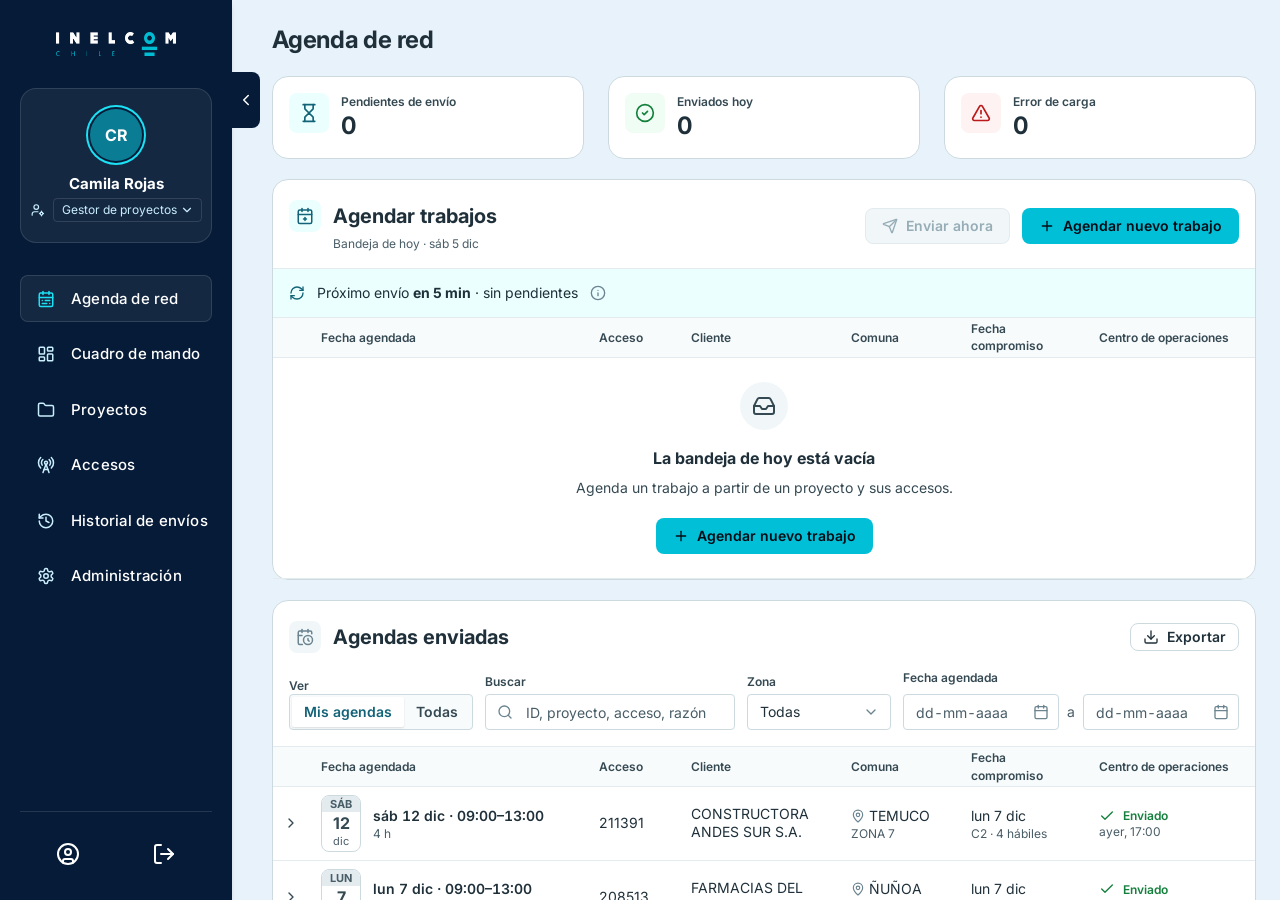
<file: index.html>
<!doctype html>
<html lang="es">
<head>
  <meta charset="utf-8">
  <meta name="viewport" content="width=device-width, initial-scale=1">
  <title>Agenda de red</title>
  <link rel="stylesheet" href="inelcom-design-system/tokens.css">
  <link rel="stylesheet" href="css/app.css?v=42">
</head>
<body class="body-small">

  <!-- ===================================================================
       ÍCONOS (sprite SVG, trazo con currentColor)
       =================================================================== -->
  <svg width="0" height="0" style="position:absolute" aria-hidden="true">
    <symbol id="i-search" viewBox="0 0 24 24"><circle cx="11" cy="11" r="8"/><path d="m21 21-4.3-4.3"/></symbol>
    <symbol id="i-plus" viewBox="0 0 24 24"><path d="M5 12h14"/><path d="M12 5v14"/></symbol>
    <symbol id="i-send" viewBox="0 0 24 24"><path d="M14.536 21.686a.5.5 0 0 0 .937-.024l6.5-19a.496.496 0 0 0-.635-.635l-19 6.5a.5.5 0 0 0-.024.937l7.93 3.18a2 2 0 0 1 1.112 1.11z"/><path d="m21.854 2.147-10.94 10.939"/></symbol>
    <symbol id="i-hourglass" viewBox="0 0 24 24"><path d="M5 22h14"/><path d="M5 2h14"/><path d="M17 22v-4.172a2 2 0 0 0-.586-1.414L12 12l-4.414 4.414A2 2 0 0 0 7 17.828V22"/><path d="M7 2v4.172a2 2 0 0 0 .586 1.414L12 12l4.414-4.414A2 2 0 0 0 17 6.172V2"/></symbol>
    <symbol id="i-upload" viewBox="0 0 24 24"><path d="M21 15v4a2 2 0 0 1-2 2H5a2 2 0 0 1-2-2v-4"/><path d="m17 8-5-5-5 5"/><path d="M12 3v12"/></symbol>
    <symbol id="i-chevron-right" viewBox="0 0 24 24"><path d="m9 18 6-6-6-6"/></symbol>
    <symbol id="i-info" viewBox="0 0 24 24"><circle cx="12" cy="12" r="10"/><path d="M12 16v-4"/><path d="M12 8h.01"/></symbol>
    <symbol id="i-user" viewBox="0 0 24 24"><path d="M19 21v-2a4 4 0 0 0-4-4H9a4 4 0 0 0-4 4v2"/><circle cx="12" cy="7" r="4"/></symbol>
    <symbol id="i-map-pin" viewBox="0 0 24 24"><path d="M20 10c0 4.99-5.54 10.19-7.4 11.8a1 1 0 0 1-1.2 0C9.54 20.19 4 14.99 4 10a8 8 0 0 1 16 0"/><circle cx="12" cy="10" r="3"/></symbol>
    <symbol id="i-phone" viewBox="0 0 24 24"><path d="M22 16.92v3a2 2 0 0 1-2.18 2 19.79 19.79 0 0 1-8.63-3.07 19.5 19.5 0 0 1-6-6 19.79 19.79 0 0 1-3.07-8.67A2 2 0 0 1 4.11 2h3a2 2 0 0 1 2 1.72c.13.96.36 1.9.7 2.81a2 2 0 0 1-.45 2.11L8.09 9.91a16 16 0 0 0 6 6l1.27-1.27a2 2 0 0 1 2.11-.45c.91.34 1.85.57 2.81.7A2 2 0 0 1 22 16.92z"/></symbol>
    <symbol id="i-mail" viewBox="0 0 24 24"><rect width="20" height="16" x="2" y="4" rx="2"/><path d="m22 7-8.97 5.7a1.94 1.94 0 0 1-2.06 0L2 7"/></symbol>
    <symbol id="i-calendar" viewBox="0 0 24 24"><rect width="18" height="18" x="3" y="4" rx="2"/><path d="M16 2v4"/><path d="M8 2v4"/><path d="M3 10h18"/></symbol>
    <symbol id="i-calendar-plus" viewBox="0 0 24 24"><rect width="18" height="18" x="3" y="4" rx="2"/><path d="M16 2v4"/><path d="M8 2v4"/><path d="M3 10h18"/><path d="M10 16h4"/><path d="M12 14v4"/></symbol>
    <symbol id="i-calendar-clock" viewBox="0 0 24 24"><path d="M21 7.5V6a2 2 0 0 0-2-2H5a2 2 0 0 0-2 2v14a2 2 0 0 0 2 2h3.5"/><path d="M16 2v4"/><path d="M8 2v4"/><path d="M3 10h5"/><path d="M17.5 17.5 16 16.3V14"/><circle cx="16" cy="16" r="6"/></symbol>
    <symbol id="i-list" viewBox="0 0 24 24"><path d="M3 12h.01"/><path d="M3 18h.01"/><path d="M3 6h.01"/><path d="M8 12h13"/><path d="M8 18h13"/><path d="M8 6h13"/></symbol>
    <symbol id="i-trash" viewBox="0 0 24 24"><path d="M3 6h18"/><path d="M19 6v14c0 1-1 2-2 2H7c-1 0-2-1-2-2V6"/><path d="M8 6V4c0-1 1-2 2-2h4c1 0 2 1 2 2v2"/></symbol>
    <symbol id="i-lock" viewBox="0 0 24 24"><rect width="18" height="11" x="3" y="11" rx="2"/><path d="M7 11V7a5 5 0 0 1 10 0v4"/></symbol>
    <symbol id="i-download" viewBox="0 0 24 24"><path d="M21 15v4a2 2 0 0 1-2 2H5a2 2 0 0 1-2-2v-4"/><path d="m7 10 5 5 5-5"/><path d="M12 15V3"/></symbol>
    <symbol id="i-arrow-right" viewBox="0 0 24 24"><path d="M5 12h14"/><path d="m12 5 7 7-7 7"/></symbol>
    <symbol id="i-chevron-down" viewBox="0 0 24 24"><path d="m6 9 6 6 6-6"/></symbol>
    <symbol id="i-chevron-left" viewBox="0 0 24 24"><path d="m15 18-6-6 6-6"/></symbol>
    <symbol id="i-x" viewBox="0 0 24 24"><path d="M18 6 6 18"/><path d="m6 6 12 12"/></symbol>
    <symbol id="i-check" viewBox="0 0 24 24"><path d="M20 6 9 17l-5-5"/></symbol>
    <symbol id="i-clock" viewBox="0 0 24 24"><circle cx="12" cy="12" r="10"/><path d="M12 6v6l4 2"/></symbol>
    <symbol id="i-alert-circle" viewBox="0 0 24 24"><circle cx="12" cy="12" r="10"/><path d="M12 8v4"/><path d="M12 16h.01"/></symbol>
    <symbol id="i-alert-triangle" viewBox="0 0 24 24"><path d="m21.73 18-8-14a2 2 0 0 0-3.48 0l-8 14A2 2 0 0 0 4 21h16a2 2 0 0 0 1.73-3"/><path d="M12 9v4"/><path d="M12 17h.01"/></symbol>
    <symbol id="i-circle-dashed" viewBox="0 0 24 24"><path d="M10.1 2.18a9.93 9.93 0 0 1 3.8 0"/><path d="M17.6 3.71a9.95 9.95 0 0 1 2.69 2.7"/><path d="M21.82 10.1a9.93 9.93 0 0 1 0 3.8"/><path d="M20.29 17.6a9.95 9.95 0 0 1-2.7 2.69"/><path d="M13.9 21.82a9.94 9.94 0 0 1-3.8 0"/><path d="M6.4 20.29a9.95 9.95 0 0 1-2.69-2.7"/><path d="M2.18 13.9a9.93 9.93 0 0 1 0-3.8"/><path d="M3.71 6.4a9.95 9.95 0 0 1 2.7-2.69"/></symbol>
    <symbol id="i-circle-check" viewBox="0 0 24 24"><circle cx="12" cy="12" r="10"/><path d="m9 12 2 2 4-4"/></symbol>
    <symbol id="i-circle-x" viewBox="0 0 24 24"><circle cx="12" cy="12" r="10"/><path d="m15 9-6 6"/><path d="m9 9 6 6"/></symbol>
    <symbol id="i-shield-check" viewBox="0 0 24 24"><path d="M12 22s8-4 8-10V5l-8-3-8 3v7c0 6 8 10 8 10"/><path d="m9 12 2 2 4-4"/></symbol>
    <symbol id="i-calendar-check" viewBox="0 0 24 24"><rect width="18" height="18" x="3" y="4" rx="2"/><path d="M16 2v4"/><path d="M8 2v4"/><path d="M3 10h18"/><path d="m9 16 2 2 4-4"/></symbol>
    <symbol id="i-calendar-range" viewBox="0 0 24 24"><rect width="18" height="18" x="3" y="4" rx="2"/><path d="M16 2v4"/><path d="M8 2v4"/><path d="M3 10h18"/><path d="M17 14h-6"/><path d="M13 18H7"/><path d="M7 14h.01"/><path d="M17 18h.01"/></symbol>
    <symbol id="i-activity" viewBox="0 0 24 24"><path d="M22 12h-4l-3 9L9 3l-3 9H2"/></symbol>
    <symbol id="i-clipboard-list" viewBox="0 0 24 24"><rect width="8" height="4" x="8" y="2" rx="1"/><path d="M16 4h2a2 2 0 0 1 2 2v14a2 2 0 0 1-2 2H6a2 2 0 0 1-2-2V6a2 2 0 0 1 2-2h2"/><path d="M12 11h4"/><path d="M12 16h4"/><path d="M8 11h.01"/><path d="M8 16h.01"/></symbol>
    <symbol id="i-flag" viewBox="0 0 24 24"><path d="M4 15s1-1 4-1 5 2 8 2 4-1 4-1V3s-1 1-4 1-5-2-8-2-4 1-4 1z"/><path d="M4 22v-7"/></symbol>
    <symbol id="i-loader" viewBox="0 0 24 24"><path d="M21 12a9 9 0 1 1-6.22-8.56"/></symbol>
    <symbol id="i-refresh" viewBox="0 0 24 24"><path d="M3 12a9 9 0 0 1 9-9 9.75 9.75 0 0 1 6.74 2.74L21 8"/><path d="M21 3v5h-5"/><path d="M21 12a9 9 0 0 1-9 9 9.75 9.75 0 0 1-6.74-2.74L3 16"/><path d="M8 16H3v5"/></symbol>
    <symbol id="i-inbox" viewBox="0 0 24 24"><path d="M22 12h-6l-2 3h-4l-2-3H2"/><path d="M5.45 5.11 2 12v6a2 2 0 0 0 2 2h16a2 2 0 0 0 2-2v-6l-3.45-6.89A2 2 0 0 0 16.76 4H7.24a2 2 0 0 0-1.79 1.11z"/></symbol>
    <symbol id="i-building" viewBox="0 0 24 24"><rect width="16" height="20" x="4" y="2" rx="2"/><path d="M9 22v-4h6v4"/><path d="M8 6h.01"/><path d="M16 6h.01"/><path d="M12 6h.01"/><path d="M12 10h.01"/><path d="M12 14h.01"/><path d="M16 10h.01"/><path d="M16 14h.01"/><path d="M8 10h.01"/><path d="M8 14h.01"/></symbol>
    <symbol id="i-dashboard" viewBox="0 0 24 24"><rect width="7" height="9" x="3" y="3" rx="1"/><rect width="7" height="5" x="14" y="3" rx="1"/><rect width="7" height="9" x="14" y="12" rx="1"/><rect width="7" height="5" x="3" y="16" rx="1"/></symbol>
    <symbol id="i-folder" viewBox="0 0 24 24"><path d="M20 20a2 2 0 0 0 2-2V8a2 2 0 0 0-2-2h-7.9a2 2 0 0 1-1.69-.9L9.6 3.9A2 2 0 0 0 7.93 3H4a2 2 0 0 0-2 2v13a2 2 0 0 0 2 2Z"/></symbol>
    <symbol id="i-tower" viewBox="0 0 24 24"><path d="M4.9 16.1C1 12.2 1 5.8 4.9 1.9"/><path d="M7.8 4.7a6.14 6.14 0 0 0-.8 7.5"/><circle cx="12" cy="9" r="2"/><path d="M16.2 4.8c2 2 2.26 5.11.8 7.47"/><path d="M19.1 1.9a9.96 9.96 0 0 1 0 14.1"/><path d="M9.5 18h5"/><path d="m8 22 4-11 4 11"/></symbol>
    <symbol id="i-history" viewBox="0 0 24 24"><path d="M3 12a9 9 0 1 0 9-9 9.75 9.75 0 0 0-6.74 2.74L3 8"/><path d="M3 3v5h5"/><path d="M12 7v5l4 2"/></symbol>
    <symbol id="i-settings" viewBox="0 0 24 24"><path d="M12.22 2h-.44a2 2 0 0 0-2 2v.18a2 2 0 0 1-1 1.73l-.43.25a2 2 0 0 1-2 0l-.15-.08a2 2 0 0 0-2.73.73l-.22.38a2 2 0 0 0 .73 2.73l.15.1a2 2 0 0 1 1 1.72v.51a2 2 0 0 1-1 1.74l-.15.09a2 2 0 0 0-.73 2.73l.22.38a2 2 0 0 0 2.73.73l.15-.08a2 2 0 0 1 2 0l.43.25a2 2 0 0 1 1 1.73V20a2 2 0 0 0 2 2h.44a2 2 0 0 0 2-2v-.18a2 2 0 0 1 1-1.73l.43-.25a2 2 0 0 1 2 0l.15.08a2 2 0 0 0 2.73-.73l.22-.39a2 2 0 0 0-.73-2.73l-.15-.08a2 2 0 0 1-1-1.74v-.5a2 2 0 0 1 1-1.74l.15-.09a2 2 0 0 0 .73-2.73l-.22-.38a2 2 0 0 0-2.73-.73l-.15.08a2 2 0 0 1-2 0l-.43-.25a2 2 0 0 1-1-1.73V4a2 2 0 0 0-2-2z"/><circle cx="12" cy="12" r="3"/></symbol>
    <symbol id="i-user-circle" viewBox="0 0 24 24"><circle cx="12" cy="12" r="10"/><circle cx="12" cy="10" r="3"/><path d="M7 20.66V19a2 2 0 0 1 2-2h6a2 2 0 0 1 2 2v1.66"/></symbol>
    <symbol id="i-user-cog" viewBox="0 0 24 24"><circle cx="9" cy="7" r="4"/><path d="M2 21v-2a4 4 0 0 1 4-4h6"/><circle cx="18" cy="18" r="2.5"/><path d="M18 14v1.5M18 20.5V22M21.5 18H20M16 18h-1.5"/></symbol>
    <symbol id="i-logout" viewBox="0 0 24 24"><path d="M9 21H5a2 2 0 0 1-2-2V5a2 2 0 0 1 2-2h4"/><path d="m16 17 5-5-5-5"/><path d="M21 12H9"/></symbol>
  </svg>

  <a class="skip-link" href="#main">Saltar al contenido</a>

  <!-- ===================================================================
       SIDEBAR (mismo lenguaje que Facturación: fondo blue-support-900)
       =================================================================== -->
  <aside class="sidebar" id="sidebar" aria-label="Navegación principal">
    <div class="sidebar__inner">
      <div class="sidebar__brand">
        <img class="sidebar__logo" src="assets/img/logo-inelcom.png" alt="Inelcom Chile">
        <span class="sidebar__mark" aria-hidden="true"></span>
      </div>

      <div class="profile">
        <span class="profile__avatar" aria-hidden="true">CR</span>
        <div class="profile__text">
          <div class="profile__name">Camila Rojas</div>
          <!-- Rol simulado: Jefatura puede eliminar agendas -->
          <div class="profile__role">
            <svg class="ic" aria-hidden="true"><use href="#i-user-cog"/></svg>
            <label for="rol" class="sr-only">Rol</label>
            <select id="rol" class="profile__rol">
              <option value="gestor">Gestor de proyectos</option>
              <option value="jefatura">Jefatura</option>
            </select>
            <svg class="ic profile__chev" aria-hidden="true"><use href="#i-chevron-down"/></svg>
          </div>
        </div>
      </div>

      <nav class="sidenav" aria-label="Secciones">
        <ul>
          <li><a href="#" class="sidenav__link" aria-current="page"><svg class="ic" aria-hidden="true"><use href="#i-calendar-range"/></svg><span class="sidenav__label">Agenda de red</span></a></li>
          <li><a href="#" class="sidenav__link" data-soon><svg class="ic" aria-hidden="true"><use href="#i-dashboard"/></svg><span class="sidenav__label">Cuadro de mando</span></a></li>
          <li><a href="#" class="sidenav__link" data-soon><svg class="ic" aria-hidden="true"><use href="#i-folder"/></svg><span class="sidenav__label">Proyectos</span></a></li>
          <li><a href="#" class="sidenav__link" data-soon><svg class="ic" aria-hidden="true"><use href="#i-tower"/></svg><span class="sidenav__label">Accesos</span></a></li>
          <li><a href="#" class="sidenav__link" data-soon><svg class="ic" aria-hidden="true"><use href="#i-history"/></svg><span class="sidenav__label">Historial de envíos</span></a></li>
          <li><a href="#" class="sidenav__link" data-soon><svg class="ic" aria-hidden="true"><use href="#i-settings"/></svg><span class="sidenav__label">Administración</span></a></li>
        </ul>
      </nav>

      <div class="sidebar__foot">
        <button type="button" class="sidebar__icon-btn" data-soon aria-label="Mi perfil"><svg class="ic" aria-hidden="true"><use href="#i-user-circle"/></svg></button>
        <button type="button" class="sidebar__icon-btn" data-soon aria-label="Cerrar sesión"><svg class="ic" aria-hidden="true"><use href="#i-logout"/></svg></button>
      </div>
    </div>
    <button type="button" class="sidebar__toggle" id="sidebar-toggle" aria-expanded="true" aria-controls="sidebar" aria-label="Contraer menú">
      <svg class="ic" aria-hidden="true"><use href="#i-chevron-left"/></svg>
    </button>
  </aside>

  <!-- ===================================================================
       CONTENIDO
       =================================================================== -->
  <main id="main" class="page">
    <div class="page__head">
      <h1 class="heading-h3">Agenda de red</h1>
    </div>

    <!-- --- Indicadores globales (estados del Centro de operaciones) --- -->
    <section class="kpis" id="kpis" aria-label="Indicadores globales"></section>

    <!-- ===================================================================
         AGENDAR TRABAJOS · bandeja del día
         =================================================================== -->
    <section class="card table-card" aria-labelledby="bandeja-title">
      <div class="table-card__head">
        <div class="table-card__titles">
          <h2 id="bandeja-title" class="heading-h4 card-title">
            <span class="card-title__icon card-title__icon--brand" aria-hidden="true"><svg class="ic"><use href="#i-calendar-plus"/></svg></span>
            Agendar trabajos</h2>
          <p class="body-xsmall text-tertiary" id="bandeja-sub"></p>
        </div>
        <div class="table-card__tools">
          <button type="button" id="btn-enviar" class="btn btn--secondary">
            <svg class="ic" aria-hidden="true"><use href="#i-send"/></svg>
            Enviar ahora
          </button>
          <button type="button" id="btn-nuevo" class="btn btn--primary">
            <svg class="ic" aria-hidden="true"><use href="#i-plus"/></svg>
            Agendar nuevo trabajo
          </button>
        </div>
      </div>

      <!-- --- Envío automático cada 10 minutos --- -->
      <div class="envio" id="envio">
        <svg class="ic" aria-hidden="true"><use href="#i-refresh"/></svg>
        <p id="envio-text" class="body-small"></p>
        <span class="info-tip">
          <button type="button" class="info-tip__btn" aria-label="Cómo funciona el envío automático" aria-describedby="envio-tip">
            <svg class="ic" aria-hidden="true"><use href="#i-info"/></svg>
          </button>
          <span class="info-tip__bubble body-xsmall" role="tooltip" id="envio-tip">El sistema envía las agendas pendientes al Centro de operaciones cada 10 minutos.</span>
        </span>
      </div>

      <div class="table-scroll">
        <table class="table" id="tabla-bandeja">
          <caption class="sr-only">Bandeja de hoy. Usa el botón de cada fila para ver y editar el detalle.</caption>
          <colgroup>
            <col class="col-exp"><col class="col-fecha"><col><col class="col-acceso">
            <col class="col-cliente"><col class="col-comuna"><col class="col-compromiso"><col class="col-centro">
          </colgroup>
          <thead>
            <tr>
              <th scope="col"><span class="sr-only">Detalle</span></th>
              <th scope="col">Fecha agendada</th>
              <th scope="col">Proyecto</th>
              <th scope="col">Acceso</th>
              <th scope="col">Cliente</th>
              <th scope="col">Comuna</th>
              <th scope="col">Fecha compromiso</th>
              <th scope="col">Centro de operaciones</th>
            </tr>
          </thead>
          <tbody id="tbody-bandeja" class="tbody-agendas"></tbody>
        </table>
      </div>
    </section>

    <!-- ===================================================================
         AGENDAS ENVIADAS · historial de días anteriores
         =================================================================== -->
    <section class="card table-card" aria-labelledby="historial-title">
      <div class="table-card__head">
        <div class="table-card__titles">
          <h2 id="historial-title" class="heading-h4 card-title">
            <span class="card-title__icon" aria-hidden="true"><svg class="ic"><use href="#i-calendar-clock"/></svg></span>
            Agendas enviadas</h2>
        </div>
        <div class="table-card__tools">
          <button type="button" class="btn btn--secondary btn--sm" id="btn-exportar">
            <svg class="ic" aria-hidden="true"><use href="#i-download"/></svg>
            <span>Exportar</span>
          </button>
        </div>
      </div>
      <!-- --- Búsqueda y filtros --- -->
      <form class="toolbar" id="filtros" role="search" onsubmit="return false">
        <fieldset class="toolbar__field">
          <legend>Ver</legend>
          <div class="segmented">
            <input type="radio" id="f-quien-mias" name="quien" value="mias" checked><label for="f-quien-mias">Mis agendas</label>
            <input type="radio" id="f-quien-todas" name="quien" value="todas"><label for="f-quien-todas">Todas</label>
          </div>
        </fieldset>
        <div class="toolbar__field toolbar__search">
          <label for="f-q">Buscar</label>
          <div class="search">
            <svg class="ic" aria-hidden="true"><use href="#i-search"/></svg>
            <input id="f-q" name="q" type="search" class="input" placeholder="ID, proyecto, acceso, razón social o comuna" autocomplete="off">
          </div>
        </div>
        <div class="toolbar__field">
          <label for="f-zona">Zona</label>
          <div class="select">
            <select id="f-zona" name="zona" class="input">
              <option value="">Todas</option>
            </select>
            <svg class="ic" aria-hidden="true"><use href="#i-chevron-down"/></svg>
          </div>
        </div>
        <fieldset class="toolbar__field toolbar__range">
          <legend>Fecha agendada</legend>
          <div class="picker">
            <input id="f-desde" name="desde" type="text" class="input picker__input" aria-label="Fecha desde" placeholder="dd-mm-aaaa"
                   maxlength="10" inputmode="numeric" autocomplete="off" data-picker="fecha" aria-haspopup="dialog" aria-expanded="false">
            <button type="button" class="picker__btn" tabindex="-1" aria-hidden="true"><svg class="ic" aria-hidden="true"><use href="#i-calendar"/></svg></button>
          </div>
          <span aria-hidden="true" class="text-tertiary">a</span>
          <div class="picker">
            <input id="f-hasta" name="hasta" type="text" class="input picker__input" aria-label="Fecha hasta" placeholder="dd-mm-aaaa"
                   maxlength="10" inputmode="numeric" autocomplete="off" data-picker="fecha" aria-haspopup="dialog" aria-expanded="false">
            <button type="button" class="picker__btn" tabindex="-1" aria-hidden="true"><svg class="ic" aria-hidden="true"><use href="#i-calendar"/></svg></button>
          </div>
        </fieldset>
        <button type="button" id="btn-limpiar" class="btn btn--ghost btn--sm" hidden>Limpiar filtros</button>
      </form>

      <div class="table-scroll">
        <table class="table" id="tabla-historial">
          <caption class="sr-only">Agendas enviadas en días anteriores. Usa el botón de cada fila para ver y editar el detalle.</caption>
          <colgroup>
            <col class="col-exp"><col class="col-fecha"><col><col class="col-acceso">
            <col class="col-cliente"><col class="col-comuna"><col class="col-compromiso"><col class="col-centro">
          </colgroup>
          <thead>
            <tr>
              <th scope="col"><span class="sr-only">Detalle</span></th>
              <th scope="col">Fecha agendada</th>
              <th scope="col">Proyecto</th>
              <th scope="col">Acceso</th>
              <th scope="col">Cliente</th>
              <th scope="col">Comuna</th>
              <th scope="col">Fecha compromiso</th>
              <th scope="col">Centro de operaciones</th>
            </tr>
          </thead>
          <tbody id="tbody-historial" class="tbody-agendas"></tbody>
        </table>
      </div>
      <div class="table-foot body-xsmall text-tertiary">
        <p id="foot-historial" aria-live="polite"></p>
        <!-- --- Paginación: 10 agendas por página --- -->
        <nav class="pager" id="pager" aria-label="Páginas de agendas enviadas"></nav>
      </div>
    </section>
  </main>

  <!-- ===================================================================
       DIÁLOGO: AGENDAR NUEVO TRABAJO
       =================================================================== -->
  <dialog id="dlg-nuevo" class="dialog" aria-labelledby="dlg-nuevo-title">
    <form id="form-nuevo" class="dialog__form" novalidate>
      <header class="dialog__head">
        <h2 id="dlg-nuevo-title" class="heading-h4">Agendar nuevo trabajo</h2>
        <button type="button" class="icon-btn" data-close aria-label="Cerrar">
          <svg class="ic" aria-hidden="true"><use href="#i-x"/></svg>
        </button>
      </header>

      <div class="dialog__body">
        <section class="step">
          <h3 class="step__title"><span class="step__n" aria-hidden="true">1</span>Proyecto</h3>
          <div class="field" data-field="proyecto">
            <div id="cb-wrap" class="combobox">
              <label for="cb-input">Busca el proyecto <span class="req" aria-hidden="true">*</span></label>
              <div class="search">
                <svg class="ic" aria-hidden="true"><use href="#i-search"/></svg>
                <input id="cb-input" class="input" type="text" role="combobox" autocomplete="off"
                       aria-autocomplete="list" aria-expanded="false" aria-controls="cb-list"
                       aria-describedby="proyecto-err" placeholder="Código, razón social o segmento (ej. CHI-0047 o Farmacias)">
              </div>
              <ul id="cb-list" class="listbox" role="listbox" aria-label="Proyectos encontrados" hidden></ul>
              <span id="cb-status" class="sr-only" aria-live="polite"></span>
            </div>
            <div id="cb-selected" class="picked" hidden></div>
            <p class="field__error" id="proyecto-err" hidden></p>
          </div>
        </section>

        <section class="step" id="step-accesos">
          <h3 class="step__title"><span class="step__n" aria-hidden="true">2</span>Accesos</h3>
          <fieldset class="field" data-field="accesos" aria-describedby="accesos-hint accesos-err">
            <legend class="sr-only">Accesos del proyecto</legend>
            <p id="accesos-hint" class="field__hint">Se crea una agenda por cada acceso seleccionado.</p>
            <div id="accesos-list" class="accesos"></div>
            <p class="field__error" id="accesos-err" hidden></p>
          </fieldset>
        </section>

        <section class="step">
          <h3 class="step__title"><span class="step__n" aria-hidden="true">3</span>Agendamiento</h3>
          <div class="grid-3" id="nuevo-campos"></div>
        </section>
      </div>

      <footer class="dialog__foot">
        <div class="dialog__actions">
          <button type="button" class="btn btn--ghost" data-close>Cancelar</button>
          <button type="submit" class="btn btn--primary" value="crear" id="btn-crear">Crear agenda</button>
        </div>
      </footer>
    </form>
  </dialog>

  <!-- ===================================================================
       DIÁLOGO: ENVIAR AHORA AL CENTRO DE OPERACIONES
       =================================================================== -->
  <dialog id="dlg-carga" class="dialog dialog--carga" aria-labelledby="dlg-carga-title">
    <div class="dialog__form">
      <header class="dialog__head">
        <h2 id="dlg-carga-title" class="heading-h4">Enviar ahora al Centro de operaciones</h2>
        <button type="button" class="icon-btn" data-close aria-label="Cerrar">
          <svg class="ic" aria-hidden="true"><use href="#i-x"/></svg>
        </button>
      </header>
      <div class="dialog__body" id="carga-body"></div>
      <footer class="dialog__foot" id="carga-foot"></footer>
    </div>
  </dialog>

  <!-- ===================================================================
       DIÁLOGO: ELIMINAR AGENDA (solo Jefatura)
       =================================================================== -->
  <dialog id="dlg-eliminar" class="dialog dialog--sm" aria-labelledby="dlg-eliminar-title" aria-describedby="dlg-eliminar-body">
    <div class="dialog__form">
      <header class="dialog__head">
        <h2 id="dlg-eliminar-title" class="heading-h4"></h2>
        <button type="button" class="icon-btn" data-close aria-label="Cerrar">
          <svg class="ic" aria-hidden="true"><use href="#i-x"/></svg>
        </button>
      </header>
      <div class="dialog__body" id="dlg-eliminar-body"></div>
      <footer class="dialog__foot" id="dlg-eliminar-foot"></footer>
    </div>
  </dialog>

  <div class="toasts" id="toasts" role="status" aria-live="polite"></div>

  <script src="js/data.js?v=42"></script>
  <script src="js/mocks.js?v=42"></script>
  <script src="js/app.js?v=42"></script>
</body>
</html>
</file>
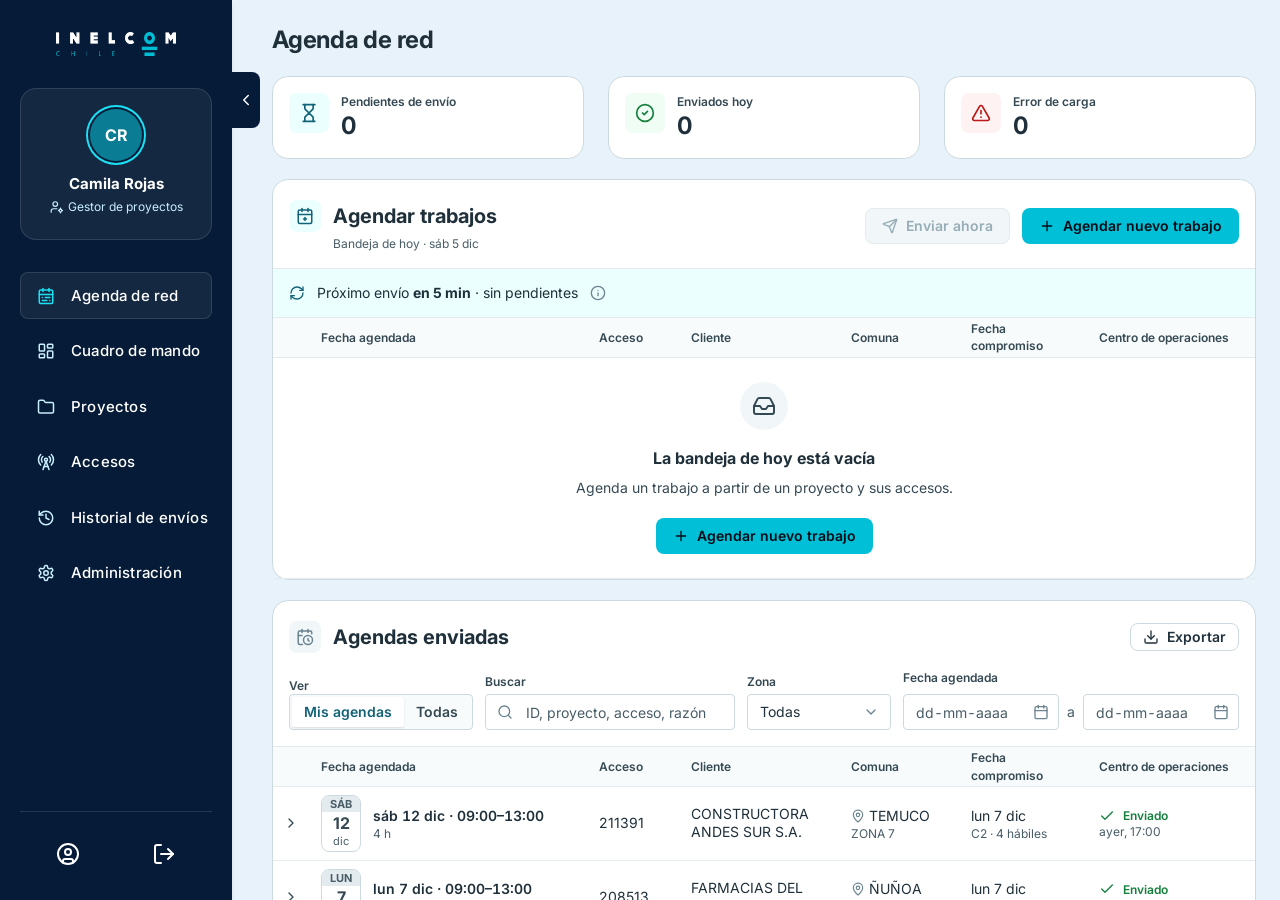
<file: dev/index.html>
<!doctype html>
<html lang="es">
<head>
  <meta charset="utf-8">
  <meta name="viewport" content="width=device-width, initial-scale=1">
  <title>Agenda de red</title>
  <link rel="stylesheet" href="inelcom-design-system/tokens.css">
  <link rel="stylesheet" href="css/app.css">
</head>
<body class="body-small">

  <!-- ===================================================================
       ÍCONOS (sprite SVG, trazo con currentColor)
       =================================================================== -->
  <svg width="0" height="0" style="position:absolute" aria-hidden="true">
    <symbol id="i-search" viewBox="0 0 24 24"><circle cx="11" cy="11" r="8"/><path d="m21 21-4.3-4.3"/></symbol>
    <symbol id="i-plus" viewBox="0 0 24 24"><path d="M5 12h14"/><path d="M12 5v14"/></symbol>
    <symbol id="i-send" viewBox="0 0 24 24"><path d="M14.536 21.686a.5.5 0 0 0 .937-.024l6.5-19a.496.496 0 0 0-.635-.635l-19 6.5a.5.5 0 0 0-.024.937l7.93 3.18a2 2 0 0 1 1.112 1.11z"/><path d="m21.854 2.147-10.94 10.939"/></symbol>
    <symbol id="i-hourglass" viewBox="0 0 24 24"><path d="M5 22h14"/><path d="M5 2h14"/><path d="M17 22v-4.172a2 2 0 0 0-.586-1.414L12 12l-4.414 4.414A2 2 0 0 0 7 17.828V22"/><path d="M7 2v4.172a2 2 0 0 0 .586 1.414L12 12l4.414-4.414A2 2 0 0 0 17 6.172V2"/></symbol>
    <symbol id="i-chevron-right" viewBox="0 0 24 24"><path d="m9 18 6-6-6-6"/></symbol>
    <symbol id="i-info" viewBox="0 0 24 24"><circle cx="12" cy="12" r="10"/><path d="M12 16v-4"/><path d="M12 8h.01"/></symbol>
    <symbol id="i-user" viewBox="0 0 24 24"><path d="M19 21v-2a4 4 0 0 0-4-4H9a4 4 0 0 0-4 4v2"/><circle cx="12" cy="7" r="4"/></symbol>
    <symbol id="i-map-pin" viewBox="0 0 24 24"><path d="M20 10c0 4.99-5.54 10.19-7.4 11.8a1 1 0 0 1-1.2 0C9.54 20.19 4 14.99 4 10a8 8 0 0 1 16 0"/><circle cx="12" cy="10" r="3"/></symbol>
    <symbol id="i-calendar" viewBox="0 0 24 24"><rect width="18" height="18" x="3" y="4" rx="2"/><path d="M16 2v4"/><path d="M8 2v4"/><path d="M3 10h18"/></symbol>
    <symbol id="i-calendar-plus" viewBox="0 0 24 24"><rect width="18" height="18" x="3" y="4" rx="2"/><path d="M16 2v4"/><path d="M8 2v4"/><path d="M3 10h18"/><path d="M10 16h4"/><path d="M12 14v4"/></symbol>
    <symbol id="i-calendar-clock" viewBox="0 0 24 24"><path d="M21 7.5V6a2 2 0 0 0-2-2H5a2 2 0 0 0-2 2v14a2 2 0 0 0 2 2h3.5"/><path d="M16 2v4"/><path d="M8 2v4"/><path d="M3 10h5"/><path d="M17.5 17.5 16 16.3V14"/><circle cx="16" cy="16" r="6"/></symbol>
    <symbol id="i-trash" viewBox="0 0 24 24"><path d="M3 6h18"/><path d="M19 6v14c0 1-1 2-2 2H7c-1 0-2-1-2-2V6"/><path d="M8 6V4c0-1 1-2 2-2h4c1 0 2 1 2 2v2"/></symbol>
    <symbol id="i-lock" viewBox="0 0 24 24"><rect width="18" height="11" x="3" y="11" rx="2"/><path d="M7 11V7a5 5 0 0 1 10 0v4"/></symbol>
    <symbol id="i-download" viewBox="0 0 24 24"><path d="M21 15v4a2 2 0 0 1-2 2H5a2 2 0 0 1-2-2v-4"/><path d="m7 10 5 5 5-5"/><path d="M12 15V3"/></symbol>
    <symbol id="i-arrow-right" viewBox="0 0 24 24"><path d="M5 12h14"/><path d="m12 5 7 7-7 7"/></symbol>
    <symbol id="i-chevron-down" viewBox="0 0 24 24"><path d="m6 9 6 6 6-6"/></symbol>
    <symbol id="i-chevron-left" viewBox="0 0 24 24"><path d="m15 18-6-6 6-6"/></symbol>
    <symbol id="i-x" viewBox="0 0 24 24"><path d="M18 6 6 18"/><path d="m6 6 12 12"/></symbol>
    <symbol id="i-check" viewBox="0 0 24 24"><path d="M20 6 9 17l-5-5"/></symbol>
    <symbol id="i-clock" viewBox="0 0 24 24"><circle cx="12" cy="12" r="10"/><path d="M12 6v6l4 2"/></symbol>
    <symbol id="i-alert-circle" viewBox="0 0 24 24"><circle cx="12" cy="12" r="10"/><path d="M12 8v4"/><path d="M12 16h.01"/></symbol>
    <symbol id="i-alert-triangle" viewBox="0 0 24 24"><path d="m21.73 18-8-14a2 2 0 0 0-3.48 0l-8 14A2 2 0 0 0 4 21h16a2 2 0 0 0 1.73-3"/><path d="M12 9v4"/><path d="M12 17h.01"/></symbol>
    <symbol id="i-circle-check" viewBox="0 0 24 24"><circle cx="12" cy="12" r="10"/><path d="m9 12 2 2 4-4"/></symbol>
    <symbol id="i-calendar-range" viewBox="0 0 24 24"><rect width="18" height="18" x="3" y="4" rx="2"/><path d="M16 2v4"/><path d="M8 2v4"/><path d="M3 10h18"/><path d="M17 14h-6"/><path d="M13 18H7"/><path d="M7 14h.01"/><path d="M17 18h.01"/></symbol>
    <symbol id="i-flag" viewBox="0 0 24 24"><path d="M4 15s1-1 4-1 5 2 8 2 4-1 4-1V3s-1 1-4 1-5-2-8-2-4 1-4 1z"/><path d="M4 22v-7"/></symbol>
    <symbol id="i-loader" viewBox="0 0 24 24"><path d="M21 12a9 9 0 1 1-6.22-8.56"/></symbol>
    <symbol id="i-refresh" viewBox="0 0 24 24"><path d="M3 12a9 9 0 0 1 9-9 9.75 9.75 0 0 1 6.74 2.74L21 8"/><path d="M21 3v5h-5"/><path d="M21 12a9 9 0 0 1-9 9 9.75 9.75 0 0 1-6.74-2.74L3 16"/><path d="M8 16H3v5"/></symbol>
    <symbol id="i-inbox" viewBox="0 0 24 24"><path d="M22 12h-6l-2 3h-4l-2-3H2"/><path d="M5.45 5.11 2 12v6a2 2 0 0 0 2 2h16a2 2 0 0 0 2-2v-6l-3.45-6.89A2 2 0 0 0 16.76 4H7.24a2 2 0 0 0-1.79 1.11z"/></symbol>
    <symbol id="i-building" viewBox="0 0 24 24"><rect width="16" height="20" x="4" y="2" rx="2"/><path d="M9 22v-4h6v4"/><path d="M8 6h.01"/><path d="M16 6h.01"/><path d="M12 6h.01"/><path d="M12 10h.01"/><path d="M12 14h.01"/><path d="M16 10h.01"/><path d="M16 14h.01"/><path d="M8 10h.01"/><path d="M8 14h.01"/></symbol>
    <symbol id="i-dashboard" viewBox="0 0 24 24"><rect width="7" height="9" x="3" y="3" rx="1"/><rect width="7" height="5" x="14" y="3" rx="1"/><rect width="7" height="9" x="14" y="12" rx="1"/><rect width="7" height="5" x="3" y="16" rx="1"/></symbol>
    <symbol id="i-folder" viewBox="0 0 24 24"><path d="M20 20a2 2 0 0 0 2-2V8a2 2 0 0 0-2-2h-7.9a2 2 0 0 1-1.69-.9L9.6 3.9A2 2 0 0 0 7.93 3H4a2 2 0 0 0-2 2v13a2 2 0 0 0 2 2Z"/></symbol>
    <symbol id="i-tower" viewBox="0 0 24 24"><path d="M4.9 16.1C1 12.2 1 5.8 4.9 1.9"/><path d="M7.8 4.7a6.14 6.14 0 0 0-.8 7.5"/><circle cx="12" cy="9" r="2"/><path d="M16.2 4.8c2 2 2.26 5.11.8 7.47"/><path d="M19.1 1.9a9.96 9.96 0 0 1 0 14.1"/><path d="M9.5 18h5"/><path d="m8 22 4-11 4 11"/></symbol>
    <symbol id="i-history" viewBox="0 0 24 24"><path d="M3 12a9 9 0 1 0 9-9 9.75 9.75 0 0 0-6.74 2.74L3 8"/><path d="M3 3v5h5"/><path d="M12 7v5l4 2"/></symbol>
    <symbol id="i-settings" viewBox="0 0 24 24"><path d="M12.22 2h-.44a2 2 0 0 0-2 2v.18a2 2 0 0 1-1 1.73l-.43.25a2 2 0 0 1-2 0l-.15-.08a2 2 0 0 0-2.73.73l-.22.38a2 2 0 0 0 .73 2.73l.15.1a2 2 0 0 1 1 1.72v.51a2 2 0 0 1-1 1.74l-.15.09a2 2 0 0 0-.73 2.73l.22.38a2 2 0 0 0 2.73.73l.15-.08a2 2 0 0 1 2 0l.43.25a2 2 0 0 1 1 1.73V20a2 2 0 0 0 2 2h.44a2 2 0 0 0 2-2v-.18a2 2 0 0 1 1-1.73l.43-.25a2 2 0 0 1 2 0l.15.08a2 2 0 0 0 2.73-.73l.22-.39a2 2 0 0 0-.73-2.73l-.15-.08a2 2 0 0 1-1-1.74v-.5a2 2 0 0 1 1-1.74l.15-.09a2 2 0 0 0 .73-2.73l-.22-.38a2 2 0 0 0-2.73-.73l-.15.08a2 2 0 0 1-2 0l-.43-.25a2 2 0 0 1-1-1.73V4a2 2 0 0 0-2-2z"/><circle cx="12" cy="12" r="3"/></symbol>
    <symbol id="i-user-circle" viewBox="0 0 24 24"><circle cx="12" cy="12" r="10"/><circle cx="12" cy="10" r="3"/><path d="M7 20.66V19a2 2 0 0 1 2-2h6a2 2 0 0 1 2 2v1.66"/></symbol>
    <symbol id="i-user-cog" viewBox="0 0 24 24"><circle cx="9" cy="7" r="4"/><path d="M2 21v-2a4 4 0 0 1 4-4h6"/><circle cx="18" cy="18" r="2.5"/><path d="M18 14v1.5M18 20.5V22M21.5 18H20M16 18h-1.5"/></symbol>
    <symbol id="i-logout" viewBox="0 0 24 24"><path d="M9 21H5a2 2 0 0 1-2-2V5a2 2 0 0 1 2-2h4"/><path d="m16 17 5-5-5-5"/><path d="M21 12H9"/></symbol>
  </svg>

  <a class="skip-link" href="#main">Saltar al contenido</a>

  <!-- ===================================================================
       SIDEBAR
       =================================================================== -->
  <aside class="sidebar" id="sidebar" aria-label="Navegación principal">
    <div class="sidebar__inner">
      <div class="sidebar__brand">
        <img class="sidebar__logo" src="assets/img/logo-inelcom.png" alt="Inelcom Chile">
        <span class="sidebar__mark" aria-hidden="true"></span>
      </div>

      <div class="profile">
        <span class="profile__avatar" id="profile-avatar" aria-hidden="true"></span>
        <div class="profile__text">
          <div class="profile__name" id="profile-name"></div>
          <div class="profile__role">
            <svg class="ic" aria-hidden="true"><use href="#i-user-cog"/></svg>
            <span id="profile-rol"></span>
          </div>
        </div>
      </div>

      <nav class="sidenav" aria-label="Secciones">
        <ul>
          <li><a href="#" class="sidenav__link" aria-current="page"><svg class="ic" aria-hidden="true"><use href="#i-calendar-range"/></svg><span class="sidenav__label">Agenda de red</span></a></li>
          <li><a href="#" class="sidenav__link"><svg class="ic" aria-hidden="true"><use href="#i-dashboard"/></svg><span class="sidenav__label">Cuadro de mando</span></a></li>
          <li><a href="#" class="sidenav__link"><svg class="ic" aria-hidden="true"><use href="#i-folder"/></svg><span class="sidenav__label">Proyectos</span></a></li>
          <li><a href="#" class="sidenav__link"><svg class="ic" aria-hidden="true"><use href="#i-tower"/></svg><span class="sidenav__label">Accesos</span></a></li>
          <li><a href="#" class="sidenav__link"><svg class="ic" aria-hidden="true"><use href="#i-history"/></svg><span class="sidenav__label">Historial de envíos</span></a></li>
          <li><a href="#" class="sidenav__link"><svg class="ic" aria-hidden="true"><use href="#i-settings"/></svg><span class="sidenav__label">Administración</span></a></li>
        </ul>
      </nav>

      <div class="sidebar__foot">
        <button type="button" class="sidebar__icon-btn" aria-label="Mi perfil"><svg class="ic" aria-hidden="true"><use href="#i-user-circle"/></svg></button>
        <button type="button" class="sidebar__icon-btn" aria-label="Cerrar sesión"><svg class="ic" aria-hidden="true"><use href="#i-logout"/></svg></button>
      </div>
    </div>
    <button type="button" class="sidebar__toggle" id="sidebar-toggle" aria-expanded="true" aria-controls="sidebar" aria-label="Contraer menú">
      <svg class="ic" aria-hidden="true"><use href="#i-chevron-left"/></svg>
    </button>
  </aside>

  <!-- ===================================================================
       CONTENIDO
       =================================================================== -->
  <main id="main" class="page">
    <div class="page__head">
      <h1 class="heading-h3">Agenda de red</h1>
    </div>

    <section class="kpis" id="kpis" aria-label="Indicadores globales"></section>

    <!-- ===================================================================
         AGENDAR TRABAJOS · bandeja del día
         =================================================================== -->
    <section class="card table-card" aria-labelledby="bandeja-title">
      <div class="table-card__head">
        <div class="table-card__titles">
          <h2 id="bandeja-title" class="heading-h4 card-title">
            <span class="card-title__icon card-title__icon--brand" aria-hidden="true"><svg class="ic"><use href="#i-calendar-plus"/></svg></span>
            Agendar trabajos</h2>
          <p class="body-xsmall text-tertiary" id="bandeja-sub"></p>
        </div>
        <div class="table-card__tools">
          <button type="button" id="btn-enviar" class="btn btn--secondary">
            <svg class="ic" aria-hidden="true"><use href="#i-send"/></svg>
            Enviar ahora
          </button>
          <button type="button" id="btn-nuevo" class="btn btn--primary">
            <svg class="ic" aria-hidden="true"><use href="#i-plus"/></svg>
            Agendar nuevo trabajo
          </button>
        </div>
      </div>

      <div class="envio" id="envio">
        <svg class="ic" aria-hidden="true"><use href="#i-refresh"/></svg>
        <p id="envio-text" class="body-small"></p>
        <span class="info-tip">
          <button type="button" class="info-tip__btn" aria-label="Cómo funciona el envío automático" aria-describedby="envio-tip">
            <svg class="ic" aria-hidden="true"><use href="#i-info"/></svg>
          </button>
          <span class="info-tip__bubble body-xsmall" role="tooltip" id="envio-tip">El sistema envía las agendas pendientes al Centro de operaciones cada 10 minutos.</span>
        </span>
      </div>

      <div class="table-scroll">
        <table class="table" id="tabla-bandeja">
          <caption class="sr-only">Bandeja de hoy. Usa el botón de cada fila para ver y editar el detalle.</caption>
          <colgroup>
            <col class="col-exp"><col class="col-fecha"><col><col class="col-acceso">
            <col class="col-cliente"><col class="col-comuna"><col class="col-compromiso"><col class="col-centro">
          </colgroup>
          <thead>
            <tr>
              <th scope="col"><span class="sr-only">Detalle</span></th>
              <th scope="col">Fecha agendada</th>
              <th scope="col">Proyecto</th>
              <th scope="col">Acceso</th>
              <th scope="col">Cliente</th>
              <th scope="col">Comuna</th>
              <th scope="col">Fecha compromiso</th>
              <th scope="col">Centro de operaciones</th>
            </tr>
          </thead>
          <tbody id="tbody-bandeja" class="tbody-agendas"></tbody>
        </table>
      </div>
    </section>

    <!-- ===================================================================
         AGENDAS ENVIADAS
         =================================================================== -->
    <section class="card table-card" aria-labelledby="historial-title">
      <div class="table-card__head">
        <div class="table-card__titles">
          <h2 id="historial-title" class="heading-h4 card-title">
            <span class="card-title__icon" aria-hidden="true"><svg class="ic"><use href="#i-calendar-clock"/></svg></span>
            Agendas enviadas</h2>
        </div>
        <div class="table-card__tools">
          <button type="button" class="btn btn--secondary btn--sm" id="btn-exportar">
            <svg class="ic" aria-hidden="true"><use href="#i-download"/></svg>
            <span>Exportar</span>
          </button>
        </div>
      </div>
      <form class="toolbar" id="filtros" role="search" onsubmit="return false">
        <fieldset class="toolbar__field">
          <legend>Ver</legend>
          <div class="segmented">
            <input type="radio" id="f-quien-mias" name="quien" value="mias" checked><label for="f-quien-mias">Mis agendas</label>
            <input type="radio" id="f-quien-todas" name="quien" value="todas"><label for="f-quien-todas">Todas</label>
          </div>
        </fieldset>
        <div class="toolbar__field toolbar__search">
          <label for="f-q">Buscar</label>
          <div class="search">
            <svg class="ic" aria-hidden="true"><use href="#i-search"/></svg>
            <input id="f-q" name="q" type="search" class="input" placeholder="ID, proyecto, acceso, razón social o comuna" autocomplete="off">
          </div>
        </div>
        <div class="toolbar__field">
          <label for="f-zona">Zona</label>
          <div class="select">
            <select id="f-zona" name="zona" class="input">
              <option value="">Todas</option>
            </select>
            <svg class="ic" aria-hidden="true"><use href="#i-chevron-down"/></svg>
          </div>
        </div>
        <fieldset class="toolbar__field toolbar__range">
          <legend>Fecha agendada</legend>
          <div class="picker">
            <input id="f-desde" name="desde" type="text" class="input picker__input" aria-label="Fecha desde" placeholder="dd-mm-aaaa"
                   maxlength="10" inputmode="numeric" autocomplete="off" data-picker="fecha" aria-haspopup="dialog" aria-expanded="false">
            <button type="button" class="picker__btn" tabindex="-1" aria-hidden="true"><svg class="ic" aria-hidden="true"><use href="#i-calendar"/></svg></button>
          </div>
          <span aria-hidden="true" class="text-tertiary">a</span>
          <div class="picker">
            <input id="f-hasta" name="hasta" type="text" class="input picker__input" aria-label="Fecha hasta" placeholder="dd-mm-aaaa"
                   maxlength="10" inputmode="numeric" autocomplete="off" data-picker="fecha" aria-haspopup="dialog" aria-expanded="false">
            <button type="button" class="picker__btn" tabindex="-1" aria-hidden="true"><svg class="ic" aria-hidden="true"><use href="#i-calendar"/></svg></button>
          </div>
        </fieldset>
        <button type="button" id="btn-limpiar" class="btn btn--ghost btn--sm" hidden>Limpiar filtros</button>
      </form>

      <div class="table-scroll">
        <table class="table" id="tabla-historial">
          <caption class="sr-only">Agendas enviadas. Usa el botón de cada fila para ver y editar el detalle.</caption>
          <colgroup>
            <col class="col-exp"><col class="col-fecha"><col><col class="col-acceso">
            <col class="col-cliente"><col class="col-comuna"><col class="col-compromiso"><col class="col-centro">
          </colgroup>
          <thead>
            <tr>
              <th scope="col"><span class="sr-only">Detalle</span></th>
              <th scope="col">Fecha agendada</th>
              <th scope="col">Proyecto</th>
              <th scope="col">Acceso</th>
              <th scope="col">Cliente</th>
              <th scope="col">Comuna</th>
              <th scope="col">Fecha compromiso</th>
              <th scope="col">Centro de operaciones</th>
            </tr>
          </thead>
          <tbody id="tbody-historial" class="tbody-agendas"></tbody>
        </table>
      </div>
      <div class="table-foot body-xsmall text-tertiary">
        <p id="foot-historial" aria-live="polite"></p>
        <nav class="pager" id="pager" aria-label="Páginas de agendas enviadas"></nav>
      </div>
    </section>
  </main>

  <!-- ===================================================================
       DIÁLOGO: AGENDAR NUEVO TRABAJO
       =================================================================== -->
  <dialog id="dlg-nuevo" class="dialog" aria-labelledby="dlg-nuevo-title">
    <form id="form-nuevo" class="dialog__form" novalidate>
      <header class="dialog__head">
        <h2 id="dlg-nuevo-title" class="heading-h4">Agendar nuevo trabajo</h2>
        <button type="button" class="icon-btn" data-close aria-label="Cerrar">
          <svg class="ic" aria-hidden="true"><use href="#i-x"/></svg>
        </button>
      </header>

      <div class="dialog__body">
        <section class="step">
          <h3 class="step__title"><span class="step__n" aria-hidden="true">1</span>Proyecto</h3>
          <div class="field" data-field="proyecto">
            <div id="cb-wrap" class="combobox">
              <label for="cb-input">Busca el proyecto <span class="req" aria-hidden="true">*</span></label>
              <div class="search">
                <svg class="ic" aria-hidden="true"><use href="#i-search"/></svg>
                <input id="cb-input" class="input" type="text" role="combobox" autocomplete="off"
                       aria-autocomplete="list" aria-expanded="false" aria-controls="cb-list"
                       aria-describedby="proyecto-err" placeholder="Código, razón social o segmento (ej. CHI-0047 o Farmacias)">
              </div>
              <ul id="cb-list" class="listbox" role="listbox" aria-label="Proyectos encontrados" hidden></ul>
              <span id="cb-status" class="sr-only" aria-live="polite"></span>
            </div>
            <div id="cb-selected" class="picked" hidden></div>
            <p class="field__error" id="proyecto-err" hidden></p>
          </div>
        </section>

        <section class="step" id="step-accesos">
          <h3 class="step__title"><span class="step__n" aria-hidden="true">2</span>Accesos</h3>
          <fieldset class="field" data-field="accesos" aria-describedby="accesos-hint accesos-err">
            <legend class="sr-only">Accesos del proyecto</legend>
            <p id="accesos-hint" class="field__hint">Se crea una agenda por cada acceso seleccionado.</p>
            <div id="accesos-list" class="accesos"></div>
            <p class="field__error" id="accesos-err" hidden></p>
          </fieldset>
        </section>

        <section class="step">
          <h3 class="step__title"><span class="step__n" aria-hidden="true">3</span>Agendamiento</h3>
          <div class="grid-3" id="nuevo-campos"></div>
        </section>
      </div>

      <footer class="dialog__foot">
        <div class="dialog__actions">
          <button type="button" class="btn btn--ghost" data-close>Cancelar</button>
          <button type="submit" class="btn btn--primary" value="crear" id="btn-crear">Crear agenda</button>
        </div>
      </footer>
    </form>
  </dialog>

  <!-- ===================================================================
       DIÁLOGO: ENVIAR AHORA AL CENTRO DE OPERACIONES
       =================================================================== -->
  <dialog id="dlg-carga" class="dialog dialog--carga" aria-labelledby="dlg-carga-title">
    <div class="dialog__form">
      <header class="dialog__head">
        <h2 id="dlg-carga-title" class="heading-h4">Enviar ahora al Centro de operaciones</h2>
        <button type="button" class="icon-btn" data-close aria-label="Cerrar">
          <svg class="ic" aria-hidden="true"><use href="#i-x"/></svg>
        </button>
      </header>
      <div class="dialog__body" id="carga-body"></div>
      <footer class="dialog__foot" id="carga-foot"></footer>
    </div>
  </dialog>

  <!-- ===================================================================
       DIÁLOGO: ELIMINAR AGENDA (solo Jefatura)
       =================================================================== -->
  <dialog id="dlg-eliminar" class="dialog dialog--sm" aria-labelledby="dlg-eliminar-title" aria-describedby="dlg-eliminar-body">
    <div class="dialog__form">
      <header class="dialog__head">
        <h2 id="dlg-eliminar-title" class="heading-h4"></h2>
        <button type="button" class="icon-btn" data-close aria-label="Cerrar">
          <svg class="ic" aria-hidden="true"><use href="#i-x"/></svg>
        </button>
      </header>
      <div class="dialog__body" id="dlg-eliminar-body"></div>
      <footer class="dialog__foot" id="dlg-eliminar-foot"></footer>
    </div>
  </dialog>

  <div class="toasts" id="toasts" role="status" aria-live="polite"></div>

  <!-- Datos de ejemplo: quitar data.js y mocks.js al conectar el backend (ver README.md) -->
  <script src="js/data.js"></script>
  <script src="js/mocks.js"></script>
  <script src="js/api.js"></script>
  <script src="js/app.js"></script>
</body>
</html>
</file>
<file: inelcom-design-system/tokens.css>
/* Inelcom Design System — tokens CSS generados desde tokens.json (tema claro). */
/* Fuente de verdad: tokens.json y README.md. No editar a mano; regenerar si cambian. */
@import url('https://fonts.googleapis.com/css2?family=Inter:wght@400;500;600;700&display=swap');

:root {
  /* Color: escalas primitivas y capas semánticas */
  --neutral-0: #ffffff;
  --neutral-50: #f8fbfc;
  --neutral-100: #f1f7f9;
  --neutral-200: #e3ebef;
  --neutral-300: #ccdae0;
  --neutral-400: #96acb6;
  --neutral-500: #6b8490;
  --neutral-600: #495d67;
  --neutral-700: #354953;
  --neutral-800: #1f303a;
  --neutral-900: #101e29;
  --neutral-950: #030c16;
  --corporate-50: #ebffff;
  --corporate-100: #cefdff;
  --corporate-200: #a2f9ff;
  --corporate-300: #63f1fd;
  --corporate-400: #1ce0f4;
  --corporate-500: #00bfd6;
  --corporate-600: #039bb7;
  --corporate-700: #0a7c94;
  --corporate-800: #126378;
  --corporate-900: #145265;
  --corporate-950: #063646;
  --support-50: #ecefff;
  --support-100: #dde2ff;
  --support-200: #c2c9ff;
  --support-300: #9ca5ff;
  --support-400: #7577ff;
  --support-500: #6c63ff;
  --support-600: #5036f5;
  --support-700: #452ad8;
  --support-800: #3825ae;
  --support-900: #312689;
  --support-950: #1e1650;
  --blue-support-50: #f4fcff;
  --blue-support-100: #e9f8fe;
  --blue-support-200: #c9eefd;
  --blue-support-300: #9be0fc;
  --blue-support-400: #4eafde;
  --blue-support-500: #357eb2;
  --blue-support-600: #245a93;
  --blue-support-700: #194573;
  --blue-support-900: #061b37;
  --success-50: #f0fdf4;
  --success-100: #dcfce7;
  --success-200: #bbf7d0;
  --success-300: #86efac;
  --success-400: #4ade80;
  --success-500: #22c55e;
  --success-600: #16a34a;
  --success-700: #15803d;
  --success-800: #166534;
  --success-900: #14532d;
  --success-950: #052e16;
  --warning-50: #fef9ec;
  --warning-100: #fdedc8;
  --warning-200: #fada8d;
  --warning-300: #f7c052;
  --warning-400: #f5a623;
  --warning-500: #ef8711;
  --warning-600: #d3630c;
  --warning-700: #af440e;
  --warning-800: #8f3411;
  --warning-900: #752c12;
  --warning-950: #431505;
  --error-50: #fef2f2;
  --error-100: #fee2e2;
  --error-200: #ffc9c9;
  --error-300: #fda4a4;
  --error-400: #fa6f6f;
  --error-500: #f24b4b;
  --error-600: #de2424;
  --error-700: #bb1a1a;
  --error-800: #9b1919;
  --error-900: #801c1c;
  --error-950: #460909;
  --background-primary: var(--neutral-0);
  --background-secondary: var(--neutral-50);
  --background-tertiary: var(--neutral-100);
  --background-quaternary: var(--neutral-200);
  --background-inverse: var(--neutral-900);
  --background-brand: var(--corporate-500);
  --background-brand-subtle: var(--corporate-50);
  --background-brand-strong: var(--corporate-700);
  --background-success: var(--success-50);
  --background-warning: var(--warning-50);
  --background-error: var(--error-50);
  --background-info: var(--support-50);
  --text-primary: var(--neutral-800);
  --text-secondary: var(--neutral-700);
  --text-tertiary: var(--neutral-600);
  --text-disabled: var(--neutral-400);
  --text-inverse: var(--neutral-0);
  --text-brand: var(--corporate-800);
  --text-success: var(--success-700);
  --text-warning: var(--warning-700);
  --text-error: var(--error-700);
  --text-info: var(--support-700);
  --border-default: var(--neutral-200);
  --border-strong: var(--neutral-300);
  --border-subtle: var(--neutral-100);
  --border-brand: var(--corporate-500);
  --border-focus: var(--corporate-400);
  --border-error: var(--error-500);
  --border-success: var(--success-500);
  --border-info: var(--support-500);
  --border-warning: var(--warning-500);
  --interactive-primary: var(--corporate-500);
  --interactive-primary-hover: var(--corporate-600);
  --interactive-primary-active: var(--corporate-700);
  --interactive-secondary: var(--support-500);
  --interactive-secondary-hover: var(--support-600);
  --interactive-secondary-pressed: var(--support-700);
  --interactive-danger: var(--error-500);
  --interactive-danger-hover: var(--error-600);
  --interactive-danger-pressed: var(--error-800);
  --interactive-success: var(--success-500);
  --interactive-success-hover: var(--success-600);
  --interactive-success-pressed: var(--success-700);
  --icon-primary: var(--neutral-700);
  --icon-secondary: var(--neutral-500);
  --icon-disabled: var(--neutral-400);
  --icon-inverse: var(--neutral-0);
  --icon-brand: var(--corporate-500);
  --icon-success: var(--success-600);
  --icon-warning: var(--warning-600);
  --icon-error: var(--error-600);

  /* Espaciado (grilla de 4px) */
  --space-half: 2px;
  --space-1: 4px;
  --space-2: 8px;
  --space-3: 12px;
  --space-4: 16px;
  --space-5: 20px;
  --space-6: 24px;
  --space-8: 32px;
  --space-10: 40px;
  --space-12: 48px;
  --space-16: 64px;
  --space-20: 80px;
  --space-24: 96px;

  /* Radios */
  --radius-xs: 2px;
  --radius-sm: 4px;
  --radius-md: 8px;
  --radius-lg: 16px;
  --radius-xl: 32px;
  --radius-pill: 999px;

  /* Sombra única */
  --shadow: 0px 4px 6px -1px rgba(0, 0, 0, 0.1), 0px 2px 4px -2px rgba(0, 0, 0, 0.1);

  /* Tamaños base */
  --font-size-xs: 12px;
  --font-size-sm: 14px;
  --font-size-base: 16px;
  --font-size-lg: 18px;
  --font-size-xl: 20px;
  --font-size-2xl: 24px;
  --font-size-3xl: 30px;
  --font-size-4xl: 36px;
  --font-size-5xl: 48px;
  --font-size-6xl: 60px;
  --font-size-7xl: 72px;
  --font-size-8xl: 96px;
  --font-size-9xl: 128px;

  /* Pesos */
  --font-weight-regular: 400;
  --font-weight-medium: 500;
  --font-weight-semibold: 600;
  --font-weight-bold: 700;

  /* Interlineados */
  --line-height-none: 1;
  --line-height-tight: 1.25;
  --line-height-snug: 1.375;
  --line-height-normal: 1.5;
  --line-height-relaxed: 1.625;
  --line-height-loose: 2;

  /* Tracking */
  --letter-spacing-tighter: -0.05em;
  --letter-spacing-tight: -0.025em;
  --letter-spacing-normal: 0em;
  --letter-spacing-wide: 0.025em;
  --letter-spacing-wider: 0.05em;
  --letter-spacing-widest: 0.1em;

  /* Familia */
  --font-sans: "Inter", sans-serif;
}

/* Estilos tipográficos */
.heading-h1 { font-family: var(--font-sans); font-size: 48px; line-height: 1.2; font-weight: 700; letter-spacing: -0.02em; }
.heading-h2 { font-family: var(--font-sans); font-size: 36px; line-height: 1.2; font-weight: 700; letter-spacing: -0.015em; }
.heading-h3 { font-family: var(--font-sans); font-size: 24px; line-height: 1.33; font-weight: 700; letter-spacing: -0.01em; }
.heading-h4 { font-family: var(--font-sans); font-size: 20px; line-height: 1.4; font-weight: 700; letter-spacing: 0em; }
.body-base { font-family: var(--font-sans); font-size: 16px; line-height: 1.5; font-weight: 400; letter-spacing: 0em; }
.body-small { font-family: var(--font-sans); font-size: 14px; line-height: 1.43; font-weight: 400; letter-spacing: 0em; }
.body-xsmall { font-family: var(--font-sans); font-size: 12px; line-height: 1.33; font-weight: 400; letter-spacing: 0em; }
.body-base-bold { font-family: var(--font-sans); font-size: 16px; line-height: 1.5; font-weight: 700; letter-spacing: 0em; }
.body-small-bold { font-family: var(--font-sans); font-size: 14px; line-height: 1.43; font-weight: 700; letter-spacing: 0em; }
.body-xsmall-bold { font-family: var(--font-sans); font-size: 12px; line-height: 1.33; font-weight: 700; letter-spacing: 0em; }
.body-caption { font-family: var(--font-sans); font-size: 10px; line-height: 1.3; font-weight: 400; letter-spacing: 0.005em; }
.body-caption-bold { font-family: var(--font-sans); font-size: 10px; line-height: 1.3; font-weight: 700; letter-spacing: 0em; }
</file>
<file: css/app.css>
/* ==========================================================================
   AGENDA DE RED B2B · Trabajos de red
   Usa las variables de inelcom-design-system/tokens.css. Las salidas del
   design system (sidebar oscuro y estado "En ejecución") están reunidas
   como alias en la sección 0.
   ========================================================================== */

/* --------------------------------------------------------------------------
   0. Alias de componente
   -------------------------------------------------------------------------- */
:root {
  /* README › Accesibilidad: el texto blanco sobre cyan no cumple AA;
     en botones primarios se usa texto neutral-950 (≈ 8:1 sobre corporate-500). */
  --text-on-brand: var(--neutral-950);
  --col-controls: 76px; /* casilla + botón de detalle: alinea el detalle con la columna ID */

  /* Sidebar: mismo lenguaje que la plataforma de Facturación */
  --sidebar-w: 232px;
  --sidebar-w-collapsed: 80px;
  --sidebar-bg: var(--blue-support-900);
  --sidebar-surface: color-mix(in srgb, var(--neutral-0) 6%, transparent);
  --sidebar-line: color-mix(in srgb, var(--neutral-0) 12%, transparent);
  --sidebar-text: var(--neutral-0);
  --sidebar-muted: var(--blue-support-200);
  --sidebar-accent: var(--corporate-400);

  /* Estado "En ejecución": azul de apoyo */
  --bg-en-ejecucion: var(--blue-support-100);
  --text-en-ejecucion: var(--blue-support-700);

  /* Borde de cards: un paso más oscuro para destacar sobre el fondo celeste de página */
  --card-border: var(--border-strong);
}

/* --------------------------------------------------------------------------
   1. Base
   -------------------------------------------------------------------------- */
*, *::before, *::after { box-sizing: border-box; }
[hidden] { display: none !important; }
html, body { margin: 0; height: 100%; }
body {
  display: flex;
  min-width: 1200px;
  height: 100vh;
  overflow: hidden;
  /* Excepción al design system pedida para este prototipo: fondo de página celeste */
  background: #E8F2FA;
  color: var(--text-primary);
}
h1, h2, h3, p { margin: 0; }
button, input, select, textarea { font: inherit; color: inherit; }
fieldset { margin: 0; padding: 0; border: 0; min-width: 0; }
legend { padding: 0; }

.ic {
  width: 16px; height: 16px; flex: none;
  fill: none; stroke: currentColor; stroke-width: 2;
  stroke-linecap: round; stroke-linejoin: round;
}
.sr-only {
  position: absolute; width: 1px; height: 1px; padding: 0; margin: -1px;
  overflow: hidden; clip: rect(0 0 0 0); white-space: nowrap; border: 0;
}
.text-tertiary { color: var(--text-tertiary); }
.req { color: var(--text-error); }

/* Foco reforzado (README): el cyan de --border-focus da 1.6:1, así que se
   suma un trazo interior de --text-brand (6.8:1) pegado al elemento. */
:focus-visible {
  outline: 3px solid var(--border-focus);
  outline-offset: 2px;
  box-shadow: 0 0 0 2px var(--text-brand);
}
.skip-link {
  position: absolute; left: var(--space-4); top: -100px; z-index: 100;
  padding: var(--space-2) var(--space-4); border-radius: var(--radius-md);
  background: var(--background-primary); color: var(--text-brand); box-shadow: var(--shadow);
}
.skip-link:focus { top: var(--space-2); }

/* --------------------------------------------------------------------------
   2. Sidebar
   -------------------------------------------------------------------------- */
.sidebar {
  position: relative; z-index: 10; flex: none;
  width: var(--sidebar-w);
  background: var(--sidebar-bg); color: var(--sidebar-text);
  box-shadow: var(--shadow);
  transition: width .2s ease;
}
.sidebar ul { margin: 0; padding: 0; list-style: none; }
.sidebar :focus-visible { box-shadow: 0 0 0 2px var(--sidebar-bg); }
.sidebar__inner {
  height: 100%; display: flex; flex-direction: column; gap: var(--space-8);
  padding: var(--space-8) var(--space-5) var(--space-6);
  overflow: hidden auto;
}
.sidebar__brand { display: flex; justify-content: center; min-height: 24px; }
.sidebar__logo { width: 120px; height: auto; display: block; }
.sidebar__mark {
  display: none; width: 24px; height: 24px; border-radius: var(--radius-pill);
  border: 6px solid var(--sidebar-accent);
}
.profile {
  display: flex; flex-direction: column; align-items: center; gap: var(--space-3);
  padding: var(--space-5) var(--space-4);
  background: var(--sidebar-surface); border: 1px solid var(--sidebar-line); border-radius: var(--radius-lg);
  text-align: center;
}
.profile__avatar {
  display: grid; place-items: center; flex: none; width: 52px; height: 52px; border-radius: var(--radius-pill);
  background: var(--corporate-700); color: var(--neutral-0);
  font-size: var(--font-size-base); font-weight: var(--font-weight-bold);
  box-shadow: 0 0 0 2px var(--sidebar-bg), 0 0 0 4px var(--sidebar-accent);
}
.profile__name { font-size: 15px; font-weight: var(--font-weight-bold); }
.profile__role { display: inline-flex; align-items: center; gap: var(--space-1); margin-top: var(--space-1); font-size: var(--font-size-xs); color: var(--sidebar-muted); }
.profile__role .ic { width: 14px; height: 14px; }
.profile__role { position: relative; }
.profile__rol {
  appearance: none; -webkit-appearance: none; cursor: pointer;
  padding: 2px var(--space-6) 2px var(--space-2); margin-left: var(--space-1);
  background: transparent; color: var(--sidebar-muted);
  border: 1px solid var(--sidebar-line); border-radius: var(--radius-sm);
  font-size: var(--font-size-xs);
}
.profile__rol:hover { background: var(--sidebar-surface); }
.profile__rol option { color: var(--text-primary); background: var(--background-primary); }
.profile__role .profile__chev { position: absolute; right: var(--space-2); pointer-events: none; color: var(--sidebar-muted); }
.sidenav ul { display: flex; flex-direction: column; gap: var(--space-2); }
.sidenav__link {
  display: flex; align-items: center; gap: var(--space-4);
  padding: var(--space-3) var(--space-4); border-radius: var(--radius-md);
  border: 1px solid transparent;
  color: var(--sidebar-text); text-decoration: none;
  font-size: 15px; font-weight: var(--font-weight-medium); letter-spacing: .2px;
  transition: background-color .15s;
}
.sidenav__link .ic { width: 18px; height: 18px; color: var(--sidebar-muted); }
.sidenav__link:hover { background: var(--sidebar-surface); }
.sidenav__link[aria-current="page"] { background: var(--sidebar-surface); border-color: var(--sidebar-line); }
.sidenav__link[aria-current="page"] .ic { color: var(--sidebar-accent); }
.sidenav__label { white-space: nowrap; }
.sidebar__foot {
  margin-top: auto; display: flex; justify-content: space-around;
  padding-top: var(--space-5); border-top: 1px solid var(--sidebar-line);
}
.sidebar__icon-btn {
  display: grid; place-items: center; width: 44px; height: 44px; border: 0; border-radius: var(--radius-md);
  background: transparent; color: var(--sidebar-text); cursor: pointer;
}
.sidebar__icon-btn .ic { width: 24px; height: 24px; }
.sidebar__icon-btn:hover { background: var(--sidebar-surface); }
.sidebar__toggle {
  position: absolute; top: 72px; right: -28px;
  display: grid; place-items: center; width: 28px; height: 56px; padding: 0;
  border: 0; border-radius: 0 var(--radius-md) var(--radius-md) 0;
  background: var(--sidebar-bg); color: var(--sidebar-text); cursor: pointer;
}
.sidebar__toggle .ic { width: 18px; height: 18px; transition: transform .2s; }

/* Sidebar contraído: solo íconos */
.sb-collapsed .sidebar { width: var(--sidebar-w-collapsed); }
.sb-collapsed .sidebar__inner { padding-left: var(--space-3); padding-right: var(--space-3); }
.sb-collapsed .sidebar__logo, .sb-collapsed .profile__text { display: none; }
.sb-collapsed .sidenav__label { position: absolute; width: 1px; height: 1px; overflow: hidden; clip: rect(0 0 0 0); white-space: nowrap; }
.sb-collapsed .sidebar__mark { display: block; }
.sb-collapsed .profile { padding: var(--space-3) 0; background: transparent; border-color: transparent; }
.sb-collapsed .profile__avatar { width: 40px; height: 40px; font-size: var(--font-size-sm); }
.sb-collapsed .sidenav__link { justify-content: center; padding: var(--space-3) 0; }
.sb-collapsed .sidebar__foot { flex-direction: column; align-items: center; gap: var(--space-2); }
.sb-collapsed .sidebar__toggle .ic { transform: rotate(180deg); }

.tag {
  display: inline-flex; align-items: center; height: 20px; padding: 0 var(--space-2);
  border-radius: var(--radius-pill); background: var(--background-tertiary);
  color: var(--text-secondary); font-size: var(--font-size-xs); font-weight: var(--font-weight-semibold);
}
.tag--brand { background: var(--background-brand-subtle); color: var(--text-brand); }
/* Aviso de agenda vigente en el mismo acceso (posible duplicado) */
.tag--aviso { height: auto; gap: var(--space-1); padding: var(--space-1) var(--space-2); border-radius: var(--radius-sm);
  background: var(--background-warning); color: var(--text-warning); font-weight: var(--font-weight-regular); line-height: 1.33; }
.tag--aviso .ic { width: 14px; height: 14px; flex: none; color: var(--icon-warning); }

/* --------------------------------------------------------------------------
   3. Página
   -------------------------------------------------------------------------- */
.page {
  flex: 1; min-width: 0; min-height: 0; overflow-y: auto; /* toda la página hace scroll */
  display: flex; flex-direction: column; gap: var(--space-5);
  padding: var(--space-6) var(--space-6) var(--space-6) var(--space-10);
}
.page__head { display: flex; align-items: center; justify-content: space-between; gap: var(--space-4); }
.page__actions { display: flex; gap: var(--space-3); }
.card { background: var(--background-primary); border: 1px solid var(--card-border); border-radius: var(--radius-lg); }

/* --------------------------------------------------------------------------
   4. Indicadores globales
   -------------------------------------------------------------------------- */
.kpis { display: grid; grid-template-columns: repeat(3, 1fr); gap: var(--space-6); }
.kpi {
  display: grid; grid-template-columns: 40px 1fr; column-gap: var(--space-3); align-items: start;
  padding: var(--space-4); text-align: left;
  background: var(--background-primary); border: 1px solid var(--card-border); border-radius: var(--radius-lg);
}
.kpi > :not(.kpi__icon) { grid-column: 2; }
.kpi__icon {
  grid-row: 1 / span 2; display: grid; place-items: center; width: 40px; height: 40px;
  border-radius: var(--radius-md); background: var(--k-bg); color: var(--k);
}
.kpi__icon .ic { width: 20px; height: 20px; }
.kpi__label { font-size: var(--font-size-xs); font-weight: var(--font-weight-semibold); color: var(--text-secondary); }
.kpi__value { font-size: var(--font-size-2xl); line-height: 1.33; font-weight: var(--font-weight-bold); font-variant-numeric: tabular-nums; }
.kpi--pendientes { --k: var(--text-brand); --k-bg: var(--background-brand-subtle); }
.kpi--enviados   { --k: var(--text-success); --k-bg: var(--background-success); }
.kpi--errores    { --k: var(--text-error); --k-bg: var(--background-error); }

/* --------------------------------------------------------------------------
   5. Botones y controles
   -------------------------------------------------------------------------- */
.btn {
  display: inline-flex; align-items: center; justify-content: center; gap: var(--space-2);
  height: 36px; padding: 0 var(--space-4);
  border: 1px solid transparent; border-radius: var(--radius-md);
  font-weight: var(--font-weight-semibold); white-space: nowrap; cursor: pointer;
  transition: background-color .15s, border-color .15s, color .15s;
}
.btn--sm { height: 28px; padding: 0 var(--space-3); }
.btn--primary { background: var(--interactive-primary); color: var(--text-on-brand); }
.btn--primary:hover { background: var(--interactive-primary-hover); }
.btn--primary:active { background: var(--interactive-primary-active); color: var(--text-inverse); }
.btn--secondary { background: var(--background-primary); border-color: var(--border-strong); color: var(--text-primary); }
.btn--secondary:hover { background: var(--background-tertiary); }
.btn--ghost { background: transparent; color: var(--text-brand); }
.btn--ghost:hover { background: var(--background-brand-subtle); }
.btn--danger { background: var(--interactive-danger-pressed); color: var(--text-inverse); }
.btn--danger:hover { background: var(--text-error); }
.btn--danger-ghost { background: transparent; color: var(--text-error); }
.btn--danger-ghost:hover { background: var(--background-error); }
.btn-link {
  display: inline-flex; align-items: center; gap: var(--space-1); padding: 0; border: 0; background: none; cursor: pointer;
  color: var(--text-brand); font-size: var(--font-size-xs); font-weight: var(--font-weight-semibold);
  text-decoration: underline; text-underline-offset: 2px;
}
.btn-link .ic { width: 14px; height: 14px; }
/* Acciones exclusivas de Jefatura */
body:not(.rol-jefatura) .solo-jefatura { display: none; }
.btn:disabled {
  background: var(--background-tertiary); border-color: var(--border-default);
  color: var(--text-disabled); cursor: not-allowed;
}
.btn--ghost:disabled { background: transparent; border-color: transparent; }
.btn__count {
  display: inline-grid; place-items: center; min-width: 20px; height: 20px; padding: 0 var(--space-1);
  border-radius: var(--radius-pill); background: var(--background-inverse); color: var(--text-inverse);
  font-size: var(--font-size-xs);
}
.icon-btn {
  display: inline-grid; place-items: center; width: 32px; height: 32px; padding: 0;
  border: 0; border-radius: var(--radius-md); background: transparent; color: var(--icon-primary); cursor: pointer;
}
.icon-btn:hover { background: var(--background-tertiary); }

.input {
  width: 100%; height: 36px; padding: 0 var(--space-3);
  background: var(--background-primary); color: var(--text-primary);
  border: 1px solid var(--border-strong); border-radius: var(--radius-sm);
}
.input::placeholder { color: var(--text-tertiary); }
textarea.input { height: auto; min-height: 64px; padding: var(--space-2) var(--space-3); resize: vertical; line-height: 1.43; }
.input[aria-invalid="true"] { border-color: var(--border-error); background: var(--background-error); }
input[type="checkbox"] { width: 16px; height: 16px; margin: 0; accent-color: var(--background-brand-strong); cursor: pointer; }

.field { display: flex; flex-direction: column; gap: var(--space-1); min-width: 0; }
.field > label, .combobox > label, .toolbar__field > label, .toolbar__field > legend {
  font-size: var(--font-size-xs); font-weight: var(--font-weight-semibold); color: var(--text-secondary);
}
.field__hint { font-size: var(--font-size-xs); color: var(--text-tertiary); }
.field__error {
  display: flex; align-items: flex-start; gap: var(--space-1);
  font-size: var(--font-size-xs); line-height: 1.33; color: var(--text-error);
}
.field__error .ic { width: 14px; height: 14px; margin-top: 1px; color: var(--icon-error); }
.field__note {
  display: flex; align-items: flex-start; gap: var(--space-1);
  font-size: var(--font-size-xs); line-height: 1.33; color: var(--text-warning);
}
.field__note .ic { width: 14px; height: 14px; margin-top: 1px; color: var(--icon-warning); }
.field--span2 { grid-column: span 2; }

.search { position: relative; }

/* Select con flecha propia, separada del borde */
.select { position: relative; }
.select select { appearance: none; -webkit-appearance: none; padding-right: var(--space-10); cursor: pointer; }
.select > .ic {
  position: absolute; right: var(--space-3); top: 50%; margin-top: -8px;
  color: var(--icon-secondary); pointer-events: none;
}
.search > .ic { position: absolute; left: var(--space-3); top: 10px; color: var(--icon-secondary); pointer-events: none; }
.search > .input { padding-left: var(--space-10); }

/* --------------------------------------------------------------------------
   6. Barra de filtros y próximo envío
   -------------------------------------------------------------------------- */
.table-card { flex: none; display: flex; flex-direction: column; }
.table-card__head {
  display: flex; align-items: center; justify-content: space-between; gap: var(--space-4); flex-wrap: wrap;
  padding: var(--space-5) var(--space-4) 0;
}

.table-card__tools { display: flex; align-items: center; flex-wrap: wrap; gap: var(--space-3); }

.toolbar {
  display: flex; align-items: flex-end; gap: var(--space-3);
  padding: var(--space-4); border-bottom: 1px solid var(--border-default);
}
.toolbar__search { flex: 1; max-width: 400px; }
.toolbar__field { display: flex; flex-direction: column; gap: var(--space-1); }
.toolbar__field .select { width: 144px; }
.toolbar__range { display: grid; grid-template-columns: 156px auto 156px; align-items: center; column-gap: var(--space-2); }
.toolbar__range legend { grid-column: 1 / -1; margin-bottom: var(--space-1); float: left; width: 100%; }
.toolbar #btn-limpiar { margin-bottom: var(--space-1); }

/* Envío automático cada 10 minutos (franja bajo el título de la bandeja) */
.table-card__titles { display: grid; gap: var(--space-1); }
/* Título de card con ícono: distingue la bandeja de las agendas enviadas */
.card-title { display: flex; align-items: center; gap: var(--space-3); }
.card-title__icon {
  display: grid; place-items: center; width: 32px; height: 32px; flex: none;
  border-radius: var(--radius-md); background: var(--background-tertiary); color: var(--icon-secondary);
}
.card-title__icon--brand { background: var(--background-brand-subtle); color: var(--text-brand); }
.card-title__icon .ic { width: 18px; height: 18px; }
.card-title + p { padding-left: calc(32px + var(--space-3)); }

/* Selector de dos opciones (Ver: Mis agendas | Todas) */
.segmented { display: inline-flex; height: 36px; padding: 2px; border: 1px solid var(--border-strong); border-radius: var(--radius-sm); background: var(--background-secondary); }
.segmented input { position: absolute; opacity: 0; pointer-events: none; }
.segmented label {
  display: grid; place-items: center; padding: 0 var(--space-3); border-radius: calc(var(--radius-sm) - 2px);
  font-weight: var(--font-weight-semibold); color: var(--text-secondary); white-space: nowrap; cursor: pointer;
}
.segmented label:hover { color: var(--text-primary); }
.segmented input:checked + label { background: var(--background-primary); color: var(--text-brand); box-shadow: 0 1px 2px rgb(0 0 0 / .12); }
.segmented input:focus-visible + label { outline: 2px solid var(--interactive-primary); outline-offset: 1px; }
.envio {
  display: flex; align-items: center; flex-wrap: wrap; column-gap: var(--space-3); row-gap: var(--space-1);
  margin-top: var(--space-4); padding: var(--space-3) var(--space-4);
  background: var(--background-brand-subtle); border-block: 1px solid var(--border-default);
}
.envio > .ic { color: var(--text-brand); }
#envio-text { display: inline-flex; align-items: center; gap: var(--space-2); }

/* Tooltip de info: aparece con hover o foco, Esc lo oculta */
.info-tip { position: relative; display: inline-flex; margin-left: calc(var(--space-1) * -1); }
.info-tip__btn {
  display: grid; place-items: center; width: 24px; height: 24px; padding: 0;
  border: 0; border-radius: var(--radius-pill); background: transparent; color: var(--icon-secondary); cursor: help;
}
.info-tip__btn .ic { width: 16px; height: 16px; }
.info-tip__btn:hover { color: var(--text-brand); }
.info-tip__btn:focus-visible { outline: 2px solid var(--interactive-primary); outline-offset: 1px; }
.info-tip__bubble {
  position: absolute; z-index: 20; top: calc(100% + var(--space-2)); left: calc(var(--space-2) * -1);
  width: max-content; max-width: 280px; padding: var(--space-2) var(--space-3);
  border-radius: var(--radius-md); background: var(--background-inverse); color: var(--text-inverse);
  box-shadow: var(--shadow); line-height: 1.4;
  opacity: 0; visibility: hidden; transition: opacity .12s ease, visibility .12s;
  pointer-events: none;
}
.info-tip__bubble::before {
  content: ""; position: absolute; bottom: 100%; left: calc(var(--space-2) + 12px); translate: -50% 0; /* centrada bajo el ícono */
  border: 6px solid transparent; border-bottom-color: var(--background-inverse);
}
.info-tip:hover .info-tip__bubble,
.info-tip:focus-within .info-tip__bubble { opacity: 1; visibility: visible; }
.info-tip.info-tip--oculto .info-tip__bubble { opacity: 0; visibility: hidden; }

/* Fecha compromiso (detalle y nueva agenda) */
.compromiso {
  display: flex; align-items: flex-start; gap: var(--space-2); margin: 0;
  padding: var(--space-2) var(--space-3); border-radius: var(--radius-md);
  background: var(--background-secondary); font-size: var(--font-size-xs); line-height: 1.4; color: var(--text-secondary);
}
.compromiso .ic { flex: none; width: 14px; height: 14px; margin-top: 1px; color: var(--icon-secondary); }
.compromiso strong { color: var(--text-primary); }
.grid-3 .field--span2 { grid-column: span 2; align-self: end; }

/* --------------------------------------------------------------------------
   7. Tabla
   -------------------------------------------------------------------------- */
.table-scroll { overflow-x: clip; } /* sin contenedor de scroll propio: el encabezado se fija a la página */
.table { width: 100%; border-collapse: separate; border-spacing: 0; table-layout: fixed; }
.col-exp { width: 36px; } .col-fecha { width: 268px; }
.col-acceso { width: 92px; } .col-cliente { width: 160px; } .col-comuna { width: 120px; }
.col-compromiso { width: 128px; } .col-centro { width: 168px; }

.table th {
  position: sticky; top: calc(var(--space-6) * -1); z-index: 2; /* se fija al borde superior, sobre el padding de la página */
  height: 40px; padding: 0 var(--space-3); text-align: left;
  background: var(--background-secondary); color: var(--text-secondary);
  font-size: var(--font-size-xs); font-weight: var(--font-weight-semibold);
  border-bottom: 1px solid var(--border-default);
}
.table td {
  height: 64px; padding: var(--space-2) var(--space-3);
  border-bottom: 1px solid var(--border-default);
  white-space: nowrap; overflow: hidden; text-overflow: ellipsis; vertical-align: middle;
}
.table td.c-exp { padding: 0 var(--space-half); }
.row { cursor: pointer; }
.row:hover td { background: var(--background-secondary); }
.row.is-open td { background: var(--background-tertiary); border-bottom-color: transparent; }
.row.is-open td:first-child { box-shadow: inset 3px 0 0 var(--border-brand); }
.row.is-new td { animation: flash 2.4s ease-out; }
@keyframes flash { 0%, 40% { background: var(--background-success); } 100% { background: transparent; } }

.exp .ic { transition: transform .2s; }
.exp[aria-expanded="true"] .ic { transform: rotate(90deg); }

.cell-id { font-variant-numeric: tabular-nums; font-weight: var(--font-weight-semibold); }
.cell-2 { display: flex; flex-direction: column; min-width: 0; }
.cell-2 > * { overflow: hidden; text-overflow: ellipsis; }
.cell-codigo { font-weight: var(--font-weight-bold); }
/* Razón social: hasta dos líneas antes de cortar */
.cell-cliente { white-space: normal !important; }
.cell-cliente > span { display: -webkit-box; -webkit-line-clamp: 2; -webkit-box-orient: vertical; overflow: hidden; line-height: 1.3; }

/* Fecha: hoja de calendario + horario */
.fecha { display: flex; align-items: center; gap: var(--space-3); min-width: 0; }
.hoja {
  flex: none; display: flex; flex-direction: column; width: 40px; overflow: hidden;
  text-align: center; line-height: 1.3;
  background: var(--background-primary); border: 1px solid var(--border-strong); border-radius: var(--radius-md);
}
.hoja__dia {
  padding: 1px 0; font-size: 11px; font-weight: var(--font-weight-bold); text-transform: uppercase; letter-spacing: var(--letter-spacing-wide);
  background: var(--background-brand-subtle); color: var(--text-brand);
}
.hoja__num { padding-top: 2px; font-size: var(--font-size-base); line-height: 1.2; font-weight: var(--font-weight-bold); color: var(--text-primary); }
.hoja__mes { padding-bottom: 3px; font-size: 11px; color: var(--text-tertiary); }
/* Color según el estado: celeste oscuro por enviar (pendiente o con error), gris enviada */
.hoja--pendiente { border-color: var(--corporate-500); }
.hoja--pendiente .hoja__dia { background: var(--corporate-500); color: var(--text-on-brand); }
.hoja--enviada { border-color: var(--neutral-300); }
.hoja--enviada .hoja__dia { background: var(--neutral-200); color: var(--text-tertiary); }
.hoja--enviada .hoja__num { color: var(--text-secondary); }
.fecha__txt { font-weight: var(--font-weight-semibold); font-variant-numeric: tabular-nums; }
.hoja--sk { height: 46px; border-style: dashed; }
.ic-inline { width: 14px; height: 14px; margin-right: var(--space-1); vertical-align: -2px; color: var(--icon-secondary); }
.meta { font-size: var(--font-size-xs); line-height: 1.33; color: var(--text-tertiary); }

/* Centra las etiquetas en sus letras (no en la caja de línea) */
.tag, .btn__count, .profile__avatar { text-box: trim-both cap alphabetic; }

/* Estado en el Centro de operaciones: ícono + texto */
.centro { display: inline-flex; align-items: center; gap: var(--space-2); font-size: var(--font-size-xs); font-weight: var(--font-weight-semibold); }
.centro--pendiente  { color: var(--text-brand); }
.centro--en_proceso { color: var(--text-info); }
.centro--enviado    { color: var(--text-success); }
.centro--error      { color: var(--text-error); }
.spin { animation: spin 1s linear infinite; }
@keyframes spin { to { transform: rotate(360deg); } }

.table-foot {
  display: flex; justify-content: space-between; align-items: center;
  padding: var(--space-3) var(--space-4); border-top: 1px solid var(--border-default);
}

/* Estados de la tabla: carga, vacío, sin resultados, error */
.sk { display: block; height: 10px; border-radius: var(--radius-sm); background: var(--background-quaternary); animation: pulse 1.4s ease-in-out infinite; }
.sk + .sk { margin-top: var(--space-2); }
@keyframes pulse { 50% { opacity: .45; } }
.state-row td { height: auto; padding: var(--space-16) var(--space-4); white-space: normal; }
.state-row.state--compacto td { padding: var(--space-6) var(--space-4); } /* bandeja vacía: más baja */
.state-row:hover td { background: transparent; }
.state { display: flex; flex-direction: column; align-items: center; gap: var(--space-2); text-align: center; }
.state__icon {
  display: grid; place-items: center; width: var(--space-12); height: var(--space-12); margin-bottom: var(--space-2);
  border-radius: var(--radius-pill); background: var(--background-tertiary); color: var(--icon-primary);
}
.state__icon .ic { width: 24px; height: 24px; }
.state--error .state__icon { background: var(--background-error); color: var(--icon-error); }
.state p { color: var(--text-secondary); max-width: 420px; }
.state .btn { margin-top: var(--space-3); }

/* --------------------------------------------------------------------------
   8. Detalle desplegable
   -------------------------------------------------------------------------- */
.detail-row > td { padding: 0; height: auto; white-space: normal; overflow: visible; background: var(--background-tertiary); border-bottom: 1px solid var(--border-strong); }
.detail-row > td { box-shadow: inset 3px 0 0 var(--border-brand); }
.detail { padding: var(--space-2) var(--space-5) var(--space-5); }
.detail__panel { padding: var(--space-5); background: var(--background-primary); border: 1px solid var(--border-default); border-radius: var(--radius-md); outline: none; }
.detail__grid { display: grid; grid-template-columns: 1.1fr 1.25fr 1.1fr 1.4fr; gap: var(--space-5); }
.detail__section { display: flex; flex-direction: column; gap: var(--space-3); }
.detail__section + .detail__section { padding-left: var(--space-5); border-left: 1px solid var(--border-default); }
.detail__section legend {
  float: left; width: 100%; margin-bottom: var(--space-1);
  display: flex; align-items: center; gap: var(--space-2);
  font-size: var(--font-size-sm); font-weight: var(--font-weight-bold); color: var(--text-primary);
}
.detail__section legend .ic { width: 16px; height: 16px; color: var(--text-brand); }
.detail__section legend + * { clear: both; }
.dl { display: grid; gap: var(--space-3); margin: 0; }
.dl dt { font-size: var(--font-size-xs); font-weight: var(--font-weight-semibold); color: var(--text-secondary); }
.dl dd { margin: 0; }
.dl > div { display: flex; flex-direction: column; gap: var(--space-half); min-width: 0; }
.dl--2 { grid-template-columns: minmax(0, 1.25fr) minmax(0, 1fr); column-gap: var(--space-4); }
.dl__full { grid-column: 1 / -1; }
.dl--2 dd, .dl--vals dd { font-weight: var(--font-weight-semibold); overflow-wrap: break-word; }
.sin-dato { font-weight: var(--font-weight-regular); color: var(--text-tertiary); }
.row-2--calle { grid-template-columns: 1fr 88px; }
.row-2 { display: grid; grid-template-columns: 1fr 1fr; gap: var(--space-3); }
.detail__foot {
  display: flex; align-items: center; gap: var(--space-4);
  margin-top: var(--space-5); padding-top: var(--space-4); border-top: 1px solid var(--border-default);
}
.detail__meta { display: flex; align-items: center; flex-wrap: wrap; column-gap: var(--space-4); row-gap: var(--space-1); min-width: 0; color: var(--text-tertiary); font-size: var(--font-size-xs); }
.detail__meta > * { white-space: nowrap; }
.detail__actions .btn { white-space: nowrap; }
.detail__actions { margin-left: auto; display: flex; align-items: center; gap: var(--space-3); }
.detail__sep { width: 1px; height: var(--space-6); background: var(--border-default); }
.historial { margin-top: var(--space-4); padding-top: var(--space-4); border-top: 1px solid var(--border-default); }
.historial__title {
  display: flex; align-items: center; gap: var(--space-2); margin-bottom: var(--space-3);
  font-size: var(--font-size-sm); font-weight: var(--font-weight-bold);
}
.historial__title .ic { color: var(--text-brand); }
.hist { width: 100%; border-collapse: collapse; table-layout: fixed; font-size: var(--font-size-xs); }
.hist th {
  padding: 0 var(--space-3) var(--space-2) 0; text-align: left;
  font-weight: var(--font-weight-semibold); color: var(--text-secondary); border-bottom: 1px solid var(--border-default);
}
.hist th:nth-child(1) { width: 140px; } .hist th:nth-child(2) { width: 150px; } .hist th:nth-child(3) { width: 150px; }
.hist td { padding: var(--space-2) var(--space-3) var(--space-2) 0; border-bottom: 1px solid var(--border-subtle); vertical-align: top; }
.hist tr:last-child td { border-bottom: 0; }
.hist__cambio { display: flex; align-items: center; gap: var(--space-2); min-width: 0; }
.hist__cambio .ic { width: 14px; height: 14px; color: var(--icon-secondary); }
.hist__antes, .hist__despues { min-width: 0; max-width: 45%; overflow: hidden; text-overflow: ellipsis; white-space: nowrap; }
.hist__antes { color: var(--text-tertiary); }
.hist__despues { font-weight: var(--font-weight-semibold); color: var(--text-primary); }
.dirty-note { display: inline-flex; align-items: center; gap: var(--space-1); color: var(--text-warning); font-size: var(--font-size-xs); font-weight: var(--font-weight-semibold); }

.alert {
  display: flex; align-items: flex-start; gap: var(--space-2);
  padding: var(--space-3) var(--space-4); margin-bottom: var(--space-4);
  border-radius: var(--radius-md); border: 1px solid;
}
.alert .ic { margin-top: 2px; }
.alert--error   { background: var(--background-error); border-color: var(--border-error); color: var(--text-error); }
.alert--warning { background: var(--background-warning); border-color: var(--border-warning); color: var(--text-warning); }
.alert--success { background: var(--background-success); border-color: var(--border-success); color: var(--text-success); }
.alert strong { font-weight: var(--font-weight-bold); }

/* --------------------------------------------------------------------------
   9. Diálogos
   -------------------------------------------------------------------------- */
.dialog {
  width: 760px; max-width: calc(100vw - var(--space-16)); max-height: calc(100vh - var(--space-16));
  padding: 0; border: 0; border-radius: var(--radius-lg);
  background: var(--background-primary); color: var(--text-primary); box-shadow: var(--shadow);
}
.dialog::backdrop { background: color-mix(in srgb, var(--background-inverse) 50%, transparent); }
.dialog[open] { display: flex; }
.dialog__form { display: flex; flex-direction: column; width: 100%; max-height: calc(100vh - var(--space-16)); }
.dialog__head {
  display: flex; align-items: flex-start; justify-content: space-between; gap: var(--space-4);
  padding: var(--space-5) var(--space-6); border-bottom: 1px solid var(--border-default);
}
.dialog__head p { margin-top: var(--space-1); }
.dialog__body { flex: 1; overflow: auto; padding: var(--space-6); display: flex; flex-direction: column; gap: var(--space-6); }
.dialog__foot {
  display: flex; align-items: center; gap: var(--space-4);
  padding: var(--space-4) var(--space-6); border-top: 1px solid var(--border-default); background: var(--background-secondary);
  border-radius: 0 0 var(--radius-lg) var(--radius-lg);
}
.dialog__actions { margin-left: auto; display: flex; gap: var(--space-3); }

.step { display: flex; flex-direction: column; gap: var(--space-3); }
.step__title { display: flex; align-items: center; gap: var(--space-2); font-size: var(--font-size-sm); font-weight: var(--font-weight-bold); }
.step__n {
  display: inline-grid; place-items: center; width: 22px; height: 22px; border-radius: var(--radius-pill);
  background: var(--background-brand-subtle); color: var(--text-brand); font-size: var(--font-size-xs); font-weight: var(--font-weight-bold);
}
.grid-4 { display: grid; grid-template-columns: repeat(4, 1fr); gap: var(--space-4); }
.grid-3 { display: grid; grid-template-columns: repeat(3, 1fr); gap: var(--space-4); }
.grid-3 .field--span4 { grid-column: 1 / -1; }
.grid-4 .field--span2 { grid-column: span 2; }
.grid-4 .field--span4 { grid-column: 1 / -1; }

.combobox { position: relative; display: flex; flex-direction: column; gap: var(--space-1); }
.listbox {
  position: absolute; left: 0; right: 0; top: 62px; z-index: 5;
  max-height: 264px; overflow: auto; margin: 0; padding: var(--space-1); list-style: none;
  background: var(--background-primary); border: 1px solid var(--border-default);
  border-radius: var(--radius-md); box-shadow: var(--shadow);
}
.listbox li { padding: var(--space-2) var(--space-3); border-radius: var(--radius-sm); }
.listbox [role="option"] { cursor: pointer; display: grid; grid-template-columns: 132px 1fr; column-gap: var(--space-3); }
.listbox [role="option"] .meta { grid-column: 2; }
.listbox [role="option"]:hover, .listbox [aria-selected="true"] { background: var(--background-brand-subtle); }
.listbox .listbox__info { color: var(--text-tertiary); display: flex; align-items: center; gap: var(--space-2); }
mark { background: transparent; color: inherit; font-weight: var(--font-weight-bold); }

.picked {
  display: flex; align-items: center; gap: var(--space-3);
  padding: var(--space-3) var(--space-4); border: 1px solid var(--border-default); border-radius: var(--radius-md);
  background: var(--background-secondary);
}
.picked > .ic { width: 20px; height: 20px; color: var(--icon-primary); }
.picked .btn { margin-left: auto; }

.accesos { display: grid; grid-template-columns: repeat(2, 1fr); gap: var(--space-3); }
.accesos__empty { grid-column: 1 / -1; padding: var(--space-4); border: 1px dashed var(--border-strong); border-radius: var(--radius-md); text-align: center; }
.acc {
  display: grid; grid-template-columns: 16px 1fr; gap: var(--space-1) var(--space-3); align-items: start;
  padding: var(--space-3); border: 1px solid var(--border-strong); border-radius: var(--radius-md); cursor: pointer;
}
.acc input { margin-top: 2px; }
.acc:hover { background: var(--background-secondary); }
.acc:has(input:checked) { border-color: var(--border-brand); background: var(--background-brand-subtle); }
.acc:has(input:focus-visible) { outline: 3px solid var(--border-focus); outline-offset: 2px; box-shadow: 0 0 0 2px var(--text-brand); }
.acc input:focus-visible { outline: none; box-shadow: none; }
.acc__body { display: flex; flex-direction: column; gap: var(--space-half); min-width: 0; }
.acc .tag { margin-top: var(--space-1); align-self: flex-start; }
.acc--sk { cursor: default; border-style: dashed; }
.field[data-invalid] .accesos__empty, .field[data-invalid] .acc { border-color: var(--border-error); }

.dialog--carga { width: 820px; }
.dialog--sm { width: 520px; }
.resumen { padding: var(--space-4); background: var(--background-secondary); border-radius: var(--radius-md); }
.carga-list { width: 100%; border-collapse: collapse; table-layout: fixed; }
.carga-list th { text-align: left; font-size: var(--font-size-xs); font-weight: var(--font-weight-semibold); color: var(--text-secondary); padding: 0 var(--space-3) var(--space-2); border-bottom: 1px solid var(--border-default); }
.carga-list td { padding: var(--space-3); border-bottom: 1px solid var(--border-default); vertical-align: top; }
.carga-list tr:last-child td { border-bottom: 0; }
.carga-list .col-id { width: 92px; }
.carga-list .col-f { width: 150px; }
.res-msg { display: flex; align-items: flex-start; gap: var(--space-1); margin-top: var(--space-1); font-size: var(--font-size-xs); color: var(--text-error); white-space: normal; }
.res-msg .ic { width: 14px; height: 14px; margin-top: 1px; flex: none; }
.carga-err { display: flex; flex-direction: column; gap: var(--space-2); }
.excluded { border: 1px solid var(--border-default); border-radius: var(--radius-md); padding: var(--space-3) var(--space-4); background: var(--background-secondary); }
.excluded summary { cursor: pointer; font-weight: var(--font-weight-semibold); color: var(--text-secondary); }
.excluded ul { margin: var(--space-3) 0 0; padding: 0; list-style: none; display: grid; gap: var(--space-2); }
.excluded li { display: flex; align-items: center; gap: var(--space-3); min-height: 32px; }
.excluded li .btn { margin-left: auto; }
.excluded li .btn .ic { width: 14px; height: 14px; }
.excluded__motivo .res-msg { margin-top: 0; }
.progress { display: flex; flex-direction: column; gap: var(--space-2); }
.progress__track { height: 8px; border-radius: var(--radius-pill); background: var(--background-tertiary); overflow: hidden; }
.progress__fill { height: 100%; width: 0; background: var(--background-brand-strong); border-radius: inherit; transition: width .3s ease; }
.summary { display: flex; gap: var(--space-3); }
.summary__item { flex: 1; padding: var(--space-3) var(--space-4); border-radius: var(--radius-md); border: 1px solid var(--border-default); }
.summary__n { font-size: var(--font-size-2xl); font-weight: var(--font-weight-bold); line-height: 1.2; }

/* --------------------------------------------------------------------------
   10. Avisos flotantes (toasts)
   -------------------------------------------------------------------------- */
.toasts { position: fixed; right: var(--space-6); bottom: var(--space-6); z-index: 50; display: flex; flex-direction: column; gap: var(--space-2); }
.toast {
  display: flex; align-items: center; gap: var(--space-3); min-width: 280px; max-width: 420px;
  padding: var(--space-3) var(--space-4); border-radius: var(--radius-md);
  background: var(--background-inverse); color: var(--text-inverse); box-shadow: var(--shadow);
  animation: toast-in .2s ease-out;
}
.toast .ic { color: var(--icon-inverse); }
@keyframes toast-in { from { transform: translateY(8px); opacity: 0; } }

@media (prefers-reduced-motion: reduce) {
  *, *::before, *::after { animation-duration: .01ms !important; animation-iteration-count: 1 !important; transition-duration: .01ms !important; }
}

/* --- Paginación del historial --- */
.table-foot p { margin: 0; }
.pager { display: flex; align-items: center; gap: var(--space-1); }
.pager__btn {
  display: inline-grid; place-items: center; min-width: 32px; height: 32px; padding: 0 var(--space-2);
  border: 1px solid transparent; border-radius: var(--radius-md); background: transparent;
  color: var(--text-primary); font: inherit; font-weight: var(--font-weight-semibold); cursor: pointer;
}
.pager__btn:hover:not(:disabled) { background: var(--background-tertiary); }
.pager__btn[aria-current="page"] { background: var(--interactive-primary); color: var(--text-on-brand); }
.pager__btn:disabled { color: var(--text-disabled); cursor: default; }
.pager__gap { min-width: 20px; text-align: center; color: var(--text-tertiary); }

/* --------------------------------------------------------------------------
   Selectores de fecha y hora (24 h)
   -------------------------------------------------------------------------- */
.dd-id { font-variant-numeric: tabular-nums; }
.picker { position: relative; }
.picker__input { padding-right: var(--space-10); font-variant-numeric: tabular-nums; }
.picker__btn {
  position: absolute; right: 2px; top: 2px; display: grid; place-items: center; width: 32px; height: 32px;
  padding: 0; border: 0; border-radius: var(--radius-sm); background: transparent; color: var(--icon-secondary); cursor: pointer;
}
.picker__btn:hover { color: var(--text-brand); }
.picker__input[aria-expanded="true"] { border-color: var(--border-brand, var(--interactive-primary)); }

.pop {
  position: fixed; z-index: 60; padding: var(--space-3);
  background: var(--background-primary); color: var(--text-primary);
  border: 1px solid var(--border-default); border-radius: var(--radius-md); box-shadow: var(--shadow);
}
/* Calendario */
.pop--fecha { width: 288px; }
.cal__head { display: flex; align-items: center; justify-content: space-between; margin-bottom: var(--space-2); }
.cal__mes { font-weight: var(--font-weight-semibold); text-transform: capitalize; }
.cal__grid { width: 100%; border-collapse: collapse; table-layout: fixed; }
.cal__grid th { padding-bottom: var(--space-1); font-size: var(--font-size-xs); font-weight: var(--font-weight-semibold); color: var(--text-tertiary); text-align: center; }
.cal__grid td { padding: 1px; text-align: center; }
.cal__dia {
  width: 36px; height: 34px; padding: 0; border: 1px solid transparent; border-radius: var(--radius-sm);
  background: transparent; color: var(--text-primary); font: inherit; font-variant-numeric: tabular-nums; cursor: pointer;
}
.cal__dia:hover:not(:disabled) { background: var(--background-tertiary); }
.cal__dia.is-fuera { color: var(--text-tertiary); }
.cal__dia[aria-current="date"] { border-color: var(--interactive-primary); font-weight: var(--font-weight-semibold); }
.cal__dia[aria-selected="true"] { background: var(--interactive-primary); border-color: var(--interactive-primary); color: var(--text-on-brand); font-weight: var(--font-weight-semibold); }
.cal__dia:disabled { color: var(--text-disabled); cursor: default; text-decoration: line-through; }
.cal__foot { display: flex; justify-content: flex-end; margin-top: var(--space-2); padding-top: var(--space-2); border-top: 1px solid var(--border-default); }
/* Horas: dos columnas con desplazamiento propio */
.pop--hora { padding: var(--space-2); }
.hora__cols { display: flex; gap: var(--space-2); }
.hora__col { display: flex; flex-direction: column; gap: var(--space-1); }
.hora__lbl { padding: 0 var(--space-1); font-size: var(--font-size-xs); font-weight: var(--font-weight-semibold); color: var(--text-tertiary); text-align: center; }
.hora__list { display: flex; flex-direction: column; gap: 2px; width: 64px; height: 216px; overflow-y: auto; scrollbar-width: thin; }
.hora__op {
  flex: none; height: 32px; padding: 0; border: 0; border-radius: var(--radius-sm);
  background: transparent; color: var(--text-primary); font: inherit; font-variant-numeric: tabular-nums; cursor: pointer;
}
.hora__op:hover { background: var(--background-tertiary); }
.hora__op[aria-selected="true"] { background: var(--interactive-primary); color: var(--text-on-brand); font-weight: var(--font-weight-semibold); }
</file>
<file: dev/inelcom-design-system/tokens.css>
/* Inelcom Design System — tokens CSS generados desde tokens.json (tema claro). */
/* Fuente de verdad: tokens.json y README.md. No editar a mano; regenerar si cambian. */
@import url('https://fonts.googleapis.com/css2?family=Inter:wght@400;500;600;700&display=swap');

:root {
  /* Color: escalas primitivas y capas semánticas */
  --neutral-0: #ffffff;
  --neutral-50: #f8fbfc;
  --neutral-100: #f1f7f9;
  --neutral-200: #e3ebef;
  --neutral-300: #ccdae0;
  --neutral-400: #96acb6;
  --neutral-500: #6b8490;
  --neutral-600: #495d67;
  --neutral-700: #354953;
  --neutral-800: #1f303a;
  --neutral-900: #101e29;
  --neutral-950: #030c16;
  --corporate-50: #ebffff;
  --corporate-100: #cefdff;
  --corporate-200: #a2f9ff;
  --corporate-300: #63f1fd;
  --corporate-400: #1ce0f4;
  --corporate-500: #00bfd6;
  --corporate-600: #039bb7;
  --corporate-700: #0a7c94;
  --corporate-800: #126378;
  --corporate-900: #145265;
  --corporate-950: #063646;
  --support-50: #ecefff;
  --support-100: #dde2ff;
  --support-200: #c2c9ff;
  --support-300: #9ca5ff;
  --support-400: #7577ff;
  --support-500: #6c63ff;
  --support-600: #5036f5;
  --support-700: #452ad8;
  --support-800: #3825ae;
  --support-900: #312689;
  --support-950: #1e1650;
  --blue-support-50: #f4fcff;
  --blue-support-100: #e9f8fe;
  --blue-support-200: #c9eefd;
  --blue-support-300: #9be0fc;
  --blue-support-400: #4eafde;
  --blue-support-500: #357eb2;
  --blue-support-600: #245a93;
  --blue-support-700: #194573;
  --blue-support-900: #061b37;
  --success-50: #f0fdf4;
  --success-100: #dcfce7;
  --success-200: #bbf7d0;
  --success-300: #86efac;
  --success-400: #4ade80;
  --success-500: #22c55e;
  --success-600: #16a34a;
  --success-700: #15803d;
  --success-800: #166534;
  --success-900: #14532d;
  --success-950: #052e16;
  --warning-50: #fef9ec;
  --warning-100: #fdedc8;
  --warning-200: #fada8d;
  --warning-300: #f7c052;
  --warning-400: #f5a623;
  --warning-500: #ef8711;
  --warning-600: #d3630c;
  --warning-700: #af440e;
  --warning-800: #8f3411;
  --warning-900: #752c12;
  --warning-950: #431505;
  --error-50: #fef2f2;
  --error-100: #fee2e2;
  --error-200: #ffc9c9;
  --error-300: #fda4a4;
  --error-400: #fa6f6f;
  --error-500: #f24b4b;
  --error-600: #de2424;
  --error-700: #bb1a1a;
  --error-800: #9b1919;
  --error-900: #801c1c;
  --error-950: #460909;
  --background-primary: var(--neutral-0);
  --background-secondary: var(--neutral-50);
  --background-tertiary: var(--neutral-100);
  --background-quaternary: var(--neutral-200);
  --background-inverse: var(--neutral-900);
  --background-brand: var(--corporate-500);
  --background-brand-subtle: var(--corporate-50);
  --background-brand-strong: var(--corporate-700);
  --background-success: var(--success-50);
  --background-warning: var(--warning-50);
  --background-error: var(--error-50);
  --background-info: var(--support-50);
  --text-primary: var(--neutral-800);
  --text-secondary: var(--neutral-700);
  --text-tertiary: var(--neutral-600);
  --text-disabled: var(--neutral-400);
  --text-inverse: var(--neutral-0);
  --text-brand: var(--corporate-800);
  --text-success: var(--success-700);
  --text-warning: var(--warning-700);
  --text-error: var(--error-700);
  --text-info: var(--support-700);
  --border-default: var(--neutral-200);
  --border-strong: var(--neutral-300);
  --border-subtle: var(--neutral-100);
  --border-brand: var(--corporate-500);
  --border-focus: var(--corporate-400);
  --border-error: var(--error-500);
  --border-success: var(--success-500);
  --border-info: var(--support-500);
  --border-warning: var(--warning-500);
  --interactive-primary: var(--corporate-500);
  --interactive-primary-hover: var(--corporate-600);
  --interactive-primary-active: var(--corporate-700);
  --interactive-secondary: var(--support-500);
  --interactive-secondary-hover: var(--support-600);
  --interactive-secondary-pressed: var(--support-700);
  --interactive-danger: var(--error-500);
  --interactive-danger-hover: var(--error-600);
  --interactive-danger-pressed: var(--error-800);
  --interactive-success: var(--success-500);
  --interactive-success-hover: var(--success-600);
  --interactive-success-pressed: var(--success-700);
  --icon-primary: var(--neutral-700);
  --icon-secondary: var(--neutral-500);
  --icon-disabled: var(--neutral-400);
  --icon-inverse: var(--neutral-0);
  --icon-brand: var(--corporate-500);
  --icon-success: var(--success-600);
  --icon-warning: var(--warning-600);
  --icon-error: var(--error-600);

  /* Espaciado (grilla de 4px) */
  --space-half: 2px;
  --space-1: 4px;
  --space-2: 8px;
  --space-3: 12px;
  --space-4: 16px;
  --space-5: 20px;
  --space-6: 24px;
  --space-8: 32px;
  --space-10: 40px;
  --space-12: 48px;
  --space-16: 64px;
  --space-20: 80px;
  --space-24: 96px;

  /* Radios */
  --radius-xs: 2px;
  --radius-sm: 4px;
  --radius-md: 8px;
  --radius-lg: 16px;
  --radius-xl: 32px;
  --radius-pill: 999px;

  /* Sombra única */
  --shadow: 0px 4px 6px -1px rgba(0, 0, 0, 0.1), 0px 2px 4px -2px rgba(0, 0, 0, 0.1);

  /* Tamaños base */
  --font-size-xs: 12px;
  --font-size-sm: 14px;
  --font-size-base: 16px;
  --font-size-lg: 18px;
  --font-size-xl: 20px;
  --font-size-2xl: 24px;
  --font-size-3xl: 30px;
  --font-size-4xl: 36px;
  --font-size-5xl: 48px;
  --font-size-6xl: 60px;
  --font-size-7xl: 72px;
  --font-size-8xl: 96px;
  --font-size-9xl: 128px;

  /* Pesos */
  --font-weight-regular: 400;
  --font-weight-medium: 500;
  --font-weight-semibold: 600;
  --font-weight-bold: 700;

  /* Interlineados */
  --line-height-none: 1;
  --line-height-tight: 1.25;
  --line-height-snug: 1.375;
  --line-height-normal: 1.5;
  --line-height-relaxed: 1.625;
  --line-height-loose: 2;

  /* Tracking */
  --letter-spacing-tighter: -0.05em;
  --letter-spacing-tight: -0.025em;
  --letter-spacing-normal: 0em;
  --letter-spacing-wide: 0.025em;
  --letter-spacing-wider: 0.05em;
  --letter-spacing-widest: 0.1em;

  /* Familia */
  --font-sans: "Inter", sans-serif;
}

/* Estilos tipográficos */
.heading-h1 { font-family: var(--font-sans); font-size: 48px; line-height: 1.2; font-weight: 700; letter-spacing: -0.02em; }
.heading-h2 { font-family: var(--font-sans); font-size: 36px; line-height: 1.2; font-weight: 700; letter-spacing: -0.015em; }
.heading-h3 { font-family: var(--font-sans); font-size: 24px; line-height: 1.33; font-weight: 700; letter-spacing: -0.01em; }
.heading-h4 { font-family: var(--font-sans); font-size: 20px; line-height: 1.4; font-weight: 700; letter-spacing: 0em; }
.body-base { font-family: var(--font-sans); font-size: 16px; line-height: 1.5; font-weight: 400; letter-spacing: 0em; }
.body-small { font-family: var(--font-sans); font-size: 14px; line-height: 1.43; font-weight: 400; letter-spacing: 0em; }
.body-xsmall { font-family: var(--font-sans); font-size: 12px; line-height: 1.33; font-weight: 400; letter-spacing: 0em; }
.body-base-bold { font-family: var(--font-sans); font-size: 16px; line-height: 1.5; font-weight: 700; letter-spacing: 0em; }
.body-small-bold { font-family: var(--font-sans); font-size: 14px; line-height: 1.43; font-weight: 700; letter-spacing: 0em; }
.body-xsmall-bold { font-family: var(--font-sans); font-size: 12px; line-height: 1.33; font-weight: 700; letter-spacing: 0em; }
.body-caption { font-family: var(--font-sans); font-size: 10px; line-height: 1.3; font-weight: 400; letter-spacing: 0.005em; }
.body-caption-bold { font-family: var(--font-sans); font-size: 10px; line-height: 1.3; font-weight: 700; letter-spacing: 0em; }
</file>
<file: dev/css/app.css>
/* ==========================================================================
   Agenda de red
   Usa las variables de inelcom-design-system/tokens.css. Los valores fuera
   del design system están reunidos como alias en la sección 0.
   ========================================================================== */

/* --------------------------------------------------------------------------
   0. Alias de componente
   -------------------------------------------------------------------------- */
:root {
  /* README › Accesibilidad: el texto blanco sobre cyan no cumple AA;
     en botones primarios se usa texto neutral-950 (≈ 8:1 sobre corporate-500). */
  --text-on-brand: var(--neutral-950);

  /* Sidebar oscuro, como en la plataforma de Facturación */
  --sidebar-w: 232px;
  --sidebar-w-collapsed: 80px;
  --sidebar-bg: var(--blue-support-900);
  --sidebar-surface: color-mix(in srgb, var(--neutral-0) 6%, transparent);
  --sidebar-line: color-mix(in srgb, var(--neutral-0) 12%, transparent);
  --sidebar-text: var(--neutral-0);
  --sidebar-muted: var(--blue-support-200);
  --sidebar-accent: var(--corporate-400);


  /* Fondo de página fuera del design system; el borde de cards sube un paso para contrastar */
  --page-bg: #E8F2FA;
  --card-border: var(--border-strong);
}

/* --------------------------------------------------------------------------
   1. Base
   -------------------------------------------------------------------------- */
*, *::before, *::after { box-sizing: border-box; }
[hidden] { display: none !important; }
html, body { margin: 0; height: 100%; }
body {
  display: flex;
  min-width: 1200px;
  height: 100vh;
  overflow: hidden;
  background: var(--page-bg);
  color: var(--text-primary);
}
h1, h2, h3, p { margin: 0; }
button, input, select, textarea { font: inherit; color: inherit; }
fieldset { margin: 0; padding: 0; border: 0; min-width: 0; }
legend { padding: 0; }

.ic {
  width: 16px; height: 16px; flex: none;
  fill: none; stroke: currentColor; stroke-width: 2;
  stroke-linecap: round; stroke-linejoin: round;
}
.sr-only {
  position: absolute; width: 1px; height: 1px; padding: 0; margin: -1px;
  overflow: hidden; clip: rect(0 0 0 0); white-space: nowrap; border: 0;
}
.text-tertiary { color: var(--text-tertiary); }
.req { color: var(--text-error); }

/* Foco reforzado (README): el cyan de --border-focus da 1.6:1, así que se
   suma un trazo interior de --text-brand (6.8:1) pegado al elemento. */
:focus-visible {
  outline: 3px solid var(--border-focus);
  outline-offset: 2px;
  box-shadow: 0 0 0 2px var(--text-brand);
}
.skip-link {
  position: absolute; left: var(--space-4); top: -100px; z-index: 100;
  padding: var(--space-2) var(--space-4); border-radius: var(--radius-md);
  background: var(--background-primary); color: var(--text-brand); box-shadow: var(--shadow);
}
.skip-link:focus { top: var(--space-2); }

/* --------------------------------------------------------------------------
   2. Sidebar
   -------------------------------------------------------------------------- */
.sidebar {
  position: relative; z-index: 10; flex: none;
  width: var(--sidebar-w);
  background: var(--sidebar-bg); color: var(--sidebar-text);
  box-shadow: var(--shadow);
  transition: width .2s ease;
}
.sidebar ul { margin: 0; padding: 0; list-style: none; }
.sidebar :focus-visible { box-shadow: 0 0 0 2px var(--sidebar-bg); }
.sidebar__inner {
  height: 100%; display: flex; flex-direction: column; gap: var(--space-8);
  padding: var(--space-8) var(--space-5) var(--space-6);
  overflow: hidden auto;
}
.sidebar__brand { display: flex; justify-content: center; min-height: 24px; }
.sidebar__logo { width: 120px; height: auto; display: block; }
.sidebar__mark {
  display: none; width: 24px; height: 24px; border-radius: var(--radius-pill);
  border: 6px solid var(--sidebar-accent);
}
.profile {
  display: flex; flex-direction: column; align-items: center; gap: var(--space-3);
  padding: var(--space-5) var(--space-4);
  background: var(--sidebar-surface); border: 1px solid var(--sidebar-line); border-radius: var(--radius-lg);
  text-align: center;
}
.profile__avatar {
  display: grid; place-items: center; flex: none; width: 52px; height: 52px; border-radius: var(--radius-pill);
  background: var(--corporate-700); color: var(--neutral-0);
  font-size: var(--font-size-base); font-weight: var(--font-weight-bold);
  box-shadow: 0 0 0 2px var(--sidebar-bg), 0 0 0 4px var(--sidebar-accent);
}
.profile__name { font-size: 15px; font-weight: var(--font-weight-bold); }
.profile__role { display: inline-flex; align-items: center; gap: var(--space-1); margin-top: var(--space-1); font-size: var(--font-size-xs); color: var(--sidebar-muted); }
.profile__role .ic { width: 14px; height: 14px; }
.sidenav ul { display: flex; flex-direction: column; gap: var(--space-2); }
.sidenav__link {
  display: flex; align-items: center; gap: var(--space-4);
  padding: var(--space-3) var(--space-4); border-radius: var(--radius-md);
  border: 1px solid transparent;
  color: var(--sidebar-text); text-decoration: none;
  font-size: 15px; font-weight: var(--font-weight-medium); letter-spacing: .2px;
  transition: background-color .15s;
}
.sidenav__link .ic { width: 18px; height: 18px; color: var(--sidebar-muted); }
.sidenav__link:hover { background: var(--sidebar-surface); }
.sidenav__link[aria-current="page"] { background: var(--sidebar-surface); border-color: var(--sidebar-line); }
.sidenav__link[aria-current="page"] .ic { color: var(--sidebar-accent); }
.sidenav__label { white-space: nowrap; }
.sidebar__foot {
  margin-top: auto; display: flex; justify-content: space-around;
  padding-top: var(--space-5); border-top: 1px solid var(--sidebar-line);
}
.sidebar__icon-btn {
  display: grid; place-items: center; width: 44px; height: 44px; border: 0; border-radius: var(--radius-md);
  background: transparent; color: var(--sidebar-text); cursor: pointer;
}
.sidebar__icon-btn .ic { width: 24px; height: 24px; }
.sidebar__icon-btn:hover { background: var(--sidebar-surface); }
.sidebar__toggle {
  position: absolute; top: 72px; right: -28px;
  display: grid; place-items: center; width: 28px; height: 56px; padding: 0;
  border: 0; border-radius: 0 var(--radius-md) var(--radius-md) 0;
  background: var(--sidebar-bg); color: var(--sidebar-text); cursor: pointer;
}
.sidebar__toggle .ic { width: 18px; height: 18px; transition: transform .2s; }

/* Sidebar contraído: solo íconos */
.sb-collapsed .sidebar { width: var(--sidebar-w-collapsed); }
.sb-collapsed .sidebar__inner { padding-left: var(--space-3); padding-right: var(--space-3); }
.sb-collapsed .sidebar__logo, .sb-collapsed .profile__text { display: none; }
.sb-collapsed .sidenav__label { position: absolute; width: 1px; height: 1px; overflow: hidden; clip: rect(0 0 0 0); white-space: nowrap; }
.sb-collapsed .sidebar__mark { display: block; }
.sb-collapsed .profile { padding: var(--space-3) 0; background: transparent; border-color: transparent; }
.sb-collapsed .profile__avatar { width: 40px; height: 40px; font-size: var(--font-size-sm); }
.sb-collapsed .sidenav__link { justify-content: center; padding: var(--space-3) 0; }
.sb-collapsed .sidebar__foot { flex-direction: column; align-items: center; gap: var(--space-2); }
.sb-collapsed .sidebar__toggle .ic { transform: rotate(180deg); }

.tag {
  display: inline-flex; align-items: center; height: 20px; padding: 0 var(--space-2);
  border-radius: var(--radius-pill); background: var(--background-tertiary);
  color: var(--text-secondary); font-size: var(--font-size-xs); font-weight: var(--font-weight-semibold);
}
/* Aviso de agenda vigente en el mismo acceso (posible duplicado) */
.tag--aviso { height: auto; gap: var(--space-1); padding: var(--space-1) var(--space-2); border-radius: var(--radius-sm);
  background: var(--background-warning); color: var(--text-warning); font-weight: var(--font-weight-regular); line-height: 1.33; }
.tag--aviso .ic { width: 14px; height: 14px; flex: none; color: var(--icon-warning); }

/* --------------------------------------------------------------------------
   3. Página
   -------------------------------------------------------------------------- */
.page {
  flex: 1; min-width: 0; min-height: 0; overflow-y: auto; /* toda la página hace scroll */
  display: flex; flex-direction: column; gap: var(--space-5);
  padding: var(--space-6) var(--space-6) var(--space-6) var(--space-10);
}
.page__head { display: flex; align-items: center; justify-content: space-between; gap: var(--space-4); }
.card { background: var(--background-primary); border: 1px solid var(--card-border); border-radius: var(--radius-lg); }

/* --------------------------------------------------------------------------
   4. Indicadores globales
   -------------------------------------------------------------------------- */
.kpis { display: grid; grid-template-columns: repeat(3, 1fr); gap: var(--space-6); }
.kpi {
  display: grid; grid-template-columns: 40px 1fr; column-gap: var(--space-3); align-items: start;
  padding: var(--space-4); text-align: left;
  background: var(--background-primary); border: 1px solid var(--card-border); border-radius: var(--radius-lg);
}
.kpi > :not(.kpi__icon) { grid-column: 2; }
.kpi__icon {
  grid-row: 1 / span 2; display: grid; place-items: center; width: 40px; height: 40px;
  border-radius: var(--radius-md); background: var(--k-bg); color: var(--k);
}
.kpi__icon .ic { width: 20px; height: 20px; }
.kpi__label { font-size: var(--font-size-xs); font-weight: var(--font-weight-semibold); color: var(--text-secondary); }
.kpi__value { font-size: var(--font-size-2xl); line-height: 1.33; font-weight: var(--font-weight-bold); font-variant-numeric: tabular-nums; }
.kpi--pendientes { --k: var(--text-brand); --k-bg: var(--background-brand-subtle); }
.kpi--enviados   { --k: var(--text-success); --k-bg: var(--background-success); }
.kpi--errores    { --k: var(--text-error); --k-bg: var(--background-error); }

/* --------------------------------------------------------------------------
   5. Botones y controles
   -------------------------------------------------------------------------- */
.btn {
  display: inline-flex; align-items: center; justify-content: center; gap: var(--space-2);
  height: 36px; padding: 0 var(--space-4);
  border: 1px solid transparent; border-radius: var(--radius-md);
  font-weight: var(--font-weight-semibold); white-space: nowrap; cursor: pointer;
  transition: background-color .15s, border-color .15s, color .15s;
}
.btn--sm { height: 28px; padding: 0 var(--space-3); }
.btn--primary { background: var(--interactive-primary); color: var(--text-on-brand); }
.btn--primary:hover { background: var(--interactive-primary-hover); }
.btn--primary:active { background: var(--interactive-primary-active); color: var(--text-inverse); }
.btn--secondary { background: var(--background-primary); border-color: var(--border-strong); color: var(--text-primary); }
.btn--secondary:hover { background: var(--background-tertiary); }
.btn--ghost { background: transparent; color: var(--text-brand); }
.btn--ghost:hover { background: var(--background-brand-subtle); }
.btn--danger { background: var(--interactive-danger-pressed); color: var(--text-inverse); }
.btn--danger:hover { background: var(--text-error); }
.btn--danger-ghost { background: transparent; color: var(--text-error); }
.btn--danger-ghost:hover { background: var(--background-error); }
.btn-link {
  display: inline-flex; align-items: center; gap: var(--space-1); padding: 0; border: 0; background: none; cursor: pointer;
  color: var(--text-brand); font-size: var(--font-size-xs); font-weight: var(--font-weight-semibold);
  text-decoration: underline; text-underline-offset: 2px;
}
.btn-link .ic { width: 14px; height: 14px; }
/* Acciones exclusivas de Jefatura */
body:not(.rol-jefatura) .solo-jefatura { display: none; }
.btn:disabled {
  background: var(--background-tertiary); border-color: var(--border-default);
  color: var(--text-disabled); cursor: not-allowed;
}
.btn--ghost:disabled { background: transparent; border-color: transparent; }
.icon-btn {
  display: inline-grid; place-items: center; width: 32px; height: 32px; padding: 0;
  border: 0; border-radius: var(--radius-md); background: transparent; color: var(--icon-primary); cursor: pointer;
}
.icon-btn:hover { background: var(--background-tertiary); }

.input {
  width: 100%; height: 36px; padding: 0 var(--space-3);
  background: var(--background-primary); color: var(--text-primary);
  border: 1px solid var(--border-strong); border-radius: var(--radius-sm);
}
.input::placeholder { color: var(--text-tertiary); }
textarea.input { height: auto; min-height: 64px; padding: var(--space-2) var(--space-3); resize: vertical; line-height: 1.43; }
.input[aria-invalid="true"] { border-color: var(--border-error); background: var(--background-error); }
input[type="checkbox"] { width: 16px; height: 16px; margin: 0; accent-color: var(--background-brand-strong); cursor: pointer; }

.field { display: flex; flex-direction: column; gap: var(--space-1); min-width: 0; }
.field > label, .combobox > label, .toolbar__field > label, .toolbar__field > legend {
  font-size: var(--font-size-xs); font-weight: var(--font-weight-semibold); color: var(--text-secondary);
}
.field__hint { font-size: var(--font-size-xs); color: var(--text-tertiary); }
.field__error {
  display: flex; align-items: flex-start; gap: var(--space-1);
  font-size: var(--font-size-xs); line-height: 1.33; color: var(--text-error);
}
.field__error .ic { width: 14px; height: 14px; margin-top: 1px; color: var(--icon-error); }
.field__note {
  display: flex; align-items: flex-start; gap: var(--space-1);
  font-size: var(--font-size-xs); line-height: 1.33; color: var(--text-warning);
}
.field__note .ic { width: 14px; height: 14px; margin-top: 1px; color: var(--icon-warning); }
.field--span2 { grid-column: span 2; }

.search { position: relative; }

/* Select con flecha propia, separada del borde */
.select { position: relative; }
.select select { appearance: none; -webkit-appearance: none; padding-right: var(--space-10); cursor: pointer; }
.select > .ic {
  position: absolute; right: var(--space-3); top: 50%; margin-top: -8px;
  color: var(--icon-secondary); pointer-events: none;
}
.search > .ic { position: absolute; left: var(--space-3); top: 10px; color: var(--icon-secondary); pointer-events: none; }
.search > .input { padding-left: var(--space-10); }

/* --------------------------------------------------------------------------
   6. Barra de filtros y próximo envío
   -------------------------------------------------------------------------- */
.table-card { flex: none; display: flex; flex-direction: column; }
.table-card__head {
  display: flex; align-items: center; justify-content: space-between; gap: var(--space-4); flex-wrap: wrap;
  padding: var(--space-5) var(--space-4) 0;
}

.table-card__tools { display: flex; align-items: center; flex-wrap: wrap; gap: var(--space-3); }

.toolbar {
  display: flex; align-items: flex-end; gap: var(--space-3);
  padding: var(--space-4); border-bottom: 1px solid var(--border-default);
}
.toolbar__search { flex: 1; max-width: 400px; }
.toolbar__field { display: flex; flex-direction: column; gap: var(--space-1); }
.toolbar__field .select { width: 144px; }
.toolbar__range { display: grid; grid-template-columns: 156px auto 156px; align-items: center; column-gap: var(--space-2); }
.toolbar__range legend { grid-column: 1 / -1; margin-bottom: var(--space-1); float: left; width: 100%; }
.toolbar #btn-limpiar { margin-bottom: var(--space-1); }

/* Envío automático cada 10 minutos (franja bajo el título de la bandeja) */
.table-card__titles { display: grid; gap: var(--space-1); }
/* Título de card con ícono */
.card-title { display: flex; align-items: center; gap: var(--space-3); }
.card-title__icon {
  display: grid; place-items: center; width: 32px; height: 32px; flex: none;
  border-radius: var(--radius-md); background: var(--background-tertiary); color: var(--icon-secondary);
}
.card-title__icon--brand { background: var(--background-brand-subtle); color: var(--text-brand); }
.card-title__icon .ic { width: 18px; height: 18px; }
.card-title + p { padding-left: calc(32px + var(--space-3)); }

/* Selector de dos opciones (Ver: Mis agendas | Todas) */
.segmented { display: inline-flex; height: 36px; padding: 2px; border: 1px solid var(--border-strong); border-radius: var(--radius-sm); background: var(--background-secondary); }
.segmented input { position: absolute; opacity: 0; pointer-events: none; }
.segmented label {
  display: grid; place-items: center; padding: 0 var(--space-3); border-radius: calc(var(--radius-sm) - 2px);
  font-weight: var(--font-weight-semibold); color: var(--text-secondary); white-space: nowrap; cursor: pointer;
}
.segmented label:hover { color: var(--text-primary); }
.segmented input:checked + label { background: var(--background-primary); color: var(--text-brand); box-shadow: 0 1px 2px rgb(0 0 0 / .12); }
.segmented input:focus-visible + label { outline: 2px solid var(--interactive-primary); outline-offset: 1px; }
.envio {
  display: flex; align-items: center; flex-wrap: wrap; column-gap: var(--space-3); row-gap: var(--space-1);
  margin-top: var(--space-4); padding: var(--space-3) var(--space-4);
  background: var(--background-brand-subtle); border-block: 1px solid var(--border-default);
}
.envio > .ic { color: var(--text-brand); }
#envio-text { display: inline-flex; align-items: center; gap: var(--space-2); }

/* Tooltip de info: aparece con hover o foco, Esc lo oculta */
.info-tip { position: relative; display: inline-flex; margin-left: calc(var(--space-1) * -1); }
.info-tip__btn {
  display: grid; place-items: center; width: 24px; height: 24px; padding: 0;
  border: 0; border-radius: var(--radius-pill); background: transparent; color: var(--icon-secondary); cursor: help;
}
.info-tip__btn .ic { width: 16px; height: 16px; }
.info-tip__btn:hover { color: var(--text-brand); }
.info-tip__btn:focus-visible { outline: 2px solid var(--interactive-primary); outline-offset: 1px; }
.info-tip__bubble {
  position: absolute; z-index: 20; top: calc(100% + var(--space-2)); left: calc(var(--space-2) * -1);
  width: max-content; max-width: 280px; padding: var(--space-2) var(--space-3);
  border-radius: var(--radius-md); background: var(--background-inverse); color: var(--text-inverse);
  box-shadow: var(--shadow); line-height: 1.4;
  opacity: 0; visibility: hidden; transition: opacity .12s ease, visibility .12s;
  pointer-events: none;
}
.info-tip__bubble::before {
  content: ""; position: absolute; bottom: 100%; left: calc(var(--space-2) + 12px); translate: -50% 0;
  border: 6px solid transparent; border-bottom-color: var(--background-inverse);
}
.info-tip:hover .info-tip__bubble,
.info-tip:focus-within .info-tip__bubble { opacity: 1; visibility: visible; }
.info-tip.info-tip--oculto .info-tip__bubble { opacity: 0; visibility: hidden; }

/* Fecha compromiso (detalle y nueva agenda) */
.compromiso {
  display: flex; align-items: flex-start; gap: var(--space-2); margin: 0;
  padding: var(--space-2) var(--space-3); border-radius: var(--radius-md);
  background: var(--background-secondary); font-size: var(--font-size-xs); line-height: 1.4; color: var(--text-secondary);
}
.compromiso .ic { flex: none; width: 14px; height: 14px; margin-top: 1px; color: var(--icon-secondary); }
.compromiso strong { color: var(--text-primary); }
.grid-3 .field--span2 { grid-column: span 2; align-self: end; }

/* --------------------------------------------------------------------------
   7. Tabla
   -------------------------------------------------------------------------- */
.table-scroll { overflow-x: clip; } /* sin contenedor de scroll propio: el encabezado se fija a la página */
.table { width: 100%; border-collapse: separate; border-spacing: 0; table-layout: fixed; }
.col-exp { width: 36px; } .col-fecha { width: 268px; }
.col-acceso { width: 92px; } .col-cliente { width: 160px; } .col-comuna { width: 120px; }
.col-compromiso { width: 128px; } .col-centro { width: 168px; }

.table th {
  position: sticky; top: calc(var(--space-6) * -1); z-index: 2; /* se fija al borde superior, sobre el padding de la página */
  height: 40px; padding: 0 var(--space-3); text-align: left;
  background: var(--background-secondary); color: var(--text-secondary);
  font-size: var(--font-size-xs); font-weight: var(--font-weight-semibold);
  border-bottom: 1px solid var(--border-default);
}
.table td {
  height: 64px; padding: var(--space-2) var(--space-3);
  border-bottom: 1px solid var(--border-default);
  white-space: nowrap; overflow: hidden; text-overflow: ellipsis; vertical-align: middle;
}
.table td.c-exp { padding: 0 var(--space-half); }
.row { cursor: pointer; }
.row:hover td { background: var(--background-secondary); }
.row.is-open td { background: var(--background-tertiary); border-bottom-color: transparent; }
.row.is-open td:first-child { box-shadow: inset 3px 0 0 var(--border-brand); }
.row.is-new td { animation: flash 2.4s ease-out; }
@keyframes flash { 0%, 40% { background: var(--background-success); } 100% { background: transparent; } }

.exp .ic { transition: transform .2s; }
.exp[aria-expanded="true"] .ic { transform: rotate(90deg); }

.cell-id { font-variant-numeric: tabular-nums; font-weight: var(--font-weight-semibold); }
.cell-2 { display: flex; flex-direction: column; min-width: 0; }
.cell-2 > * { overflow: hidden; text-overflow: ellipsis; }
.cell-codigo { font-weight: var(--font-weight-bold); }
/* Razón social: hasta dos líneas antes de cortar */
.cell-cliente { white-space: normal !important; }
.cell-cliente > span { display: -webkit-box; -webkit-line-clamp: 2; -webkit-box-orient: vertical; overflow: hidden; line-height: 1.3; }

/* Fecha: hoja de calendario + horario */
.fecha { display: flex; align-items: center; gap: var(--space-3); min-width: 0; }
.hoja {
  flex: none; display: flex; flex-direction: column; width: 40px; overflow: hidden;
  text-align: center; line-height: 1.3;
  background: var(--background-primary); border: 1px solid var(--border-strong); border-radius: var(--radius-md);
}
.hoja__dia {
  padding: 1px 0; font-size: 11px; font-weight: var(--font-weight-bold); text-transform: uppercase; letter-spacing: var(--letter-spacing-wide);
  background: var(--background-brand-subtle); color: var(--text-brand);
}
.hoja__num { padding-top: 2px; font-size: var(--font-size-base); line-height: 1.2; font-weight: var(--font-weight-bold); color: var(--text-primary); }
.hoja__mes { padding-bottom: 3px; font-size: 11px; color: var(--text-tertiary); }
/* Celeste oscuro: por enviar (pendiente o con error) · gris: enviada */
.hoja--pendiente { border-color: var(--corporate-500); }
.hoja--pendiente .hoja__dia { background: var(--corporate-500); color: var(--text-on-brand); }
.hoja--enviada { border-color: var(--neutral-300); }
.hoja--enviada .hoja__dia { background: var(--neutral-200); color: var(--text-tertiary); }
.hoja--enviada .hoja__num { color: var(--text-secondary); }
.fecha__txt { font-weight: var(--font-weight-semibold); font-variant-numeric: tabular-nums; }
.hoja--sk { height: 46px; border-style: dashed; }
.ic-inline { width: 14px; height: 14px; margin-right: var(--space-1); vertical-align: -2px; color: var(--icon-secondary); }
.meta { font-size: var(--font-size-xs); line-height: 1.33; color: var(--text-tertiary); }

/* Centra las etiquetas en sus letras (no en la caja de línea) */
.tag, .profile__avatar { text-box: trim-both cap alphabetic; }

/* Estado en el Centro de operaciones: ícono + texto */
.centro { display: inline-flex; align-items: center; gap: var(--space-2); font-size: var(--font-size-xs); font-weight: var(--font-weight-semibold); }
.centro--pendiente  { color: var(--text-brand); }
.centro--en_proceso { color: var(--text-info); }
.centro--enviado    { color: var(--text-success); }
.centro--error      { color: var(--text-error); }
.spin { animation: spin 1s linear infinite; }
@keyframes spin { to { transform: rotate(360deg); } }

.table-foot {
  display: flex; justify-content: space-between; align-items: center;
  padding: var(--space-3) var(--space-4); border-top: 1px solid var(--border-default);
}

/* Estados de la tabla: carga, vacío, sin resultados, error */
.sk { display: block; height: 10px; border-radius: var(--radius-sm); background: var(--background-quaternary); animation: pulse 1.4s ease-in-out infinite; }
.sk + .sk { margin-top: var(--space-2); }
@keyframes pulse { 50% { opacity: .45; } }
.state-row td { height: auto; padding: var(--space-16) var(--space-4); white-space: normal; }
.state-row.state--compacto td { padding: var(--space-6) var(--space-4); }
.state-row:hover td { background: transparent; }
.state { display: flex; flex-direction: column; align-items: center; gap: var(--space-2); text-align: center; }
.state__icon {
  display: grid; place-items: center; width: var(--space-12); height: var(--space-12); margin-bottom: var(--space-2);
  border-radius: var(--radius-pill); background: var(--background-tertiary); color: var(--icon-primary);
}
.state__icon .ic { width: 24px; height: 24px; }
.state--error .state__icon { background: var(--background-error); color: var(--icon-error); }
.state p { color: var(--text-secondary); max-width: 420px; }
.state .btn { margin-top: var(--space-3); }

/* --------------------------------------------------------------------------
   8. Detalle desplegable
   -------------------------------------------------------------------------- */
.detail-row > td { padding: 0; height: auto; white-space: normal; overflow: visible; background: var(--background-tertiary); border-bottom: 1px solid var(--border-strong); }
.detail-row > td { box-shadow: inset 3px 0 0 var(--border-brand); }
.detail { padding: var(--space-2) var(--space-5) var(--space-5); }
.detail__panel { padding: var(--space-5); background: var(--background-primary); border: 1px solid var(--border-default); border-radius: var(--radius-md); outline: none; }
.detail__grid { display: grid; grid-template-columns: 1.1fr 1.25fr 1.1fr 1.4fr; gap: var(--space-5); }
.detail__section { display: flex; flex-direction: column; gap: var(--space-3); }
.detail__section + .detail__section { padding-left: var(--space-5); border-left: 1px solid var(--border-default); }
.detail__section legend {
  float: left; width: 100%; margin-bottom: var(--space-1);
  display: flex; align-items: center; gap: var(--space-2);
  font-size: var(--font-size-sm); font-weight: var(--font-weight-bold); color: var(--text-primary);
}
.detail__section legend .ic { width: 16px; height: 16px; color: var(--text-brand); }
.detail__section legend + * { clear: both; }
.dl { display: grid; gap: var(--space-3); margin: 0; }
.dl dt { font-size: var(--font-size-xs); font-weight: var(--font-weight-semibold); color: var(--text-secondary); }
.dl dd { margin: 0; }
.dl > div { display: flex; flex-direction: column; gap: var(--space-half); min-width: 0; }
.dl--2 { grid-template-columns: minmax(0, 1.25fr) minmax(0, 1fr); column-gap: var(--space-4); }
.dl__full { grid-column: 1 / -1; }
.dl--2 dd { font-weight: var(--font-weight-semibold); overflow-wrap: break-word; }
.sin-dato { font-weight: var(--font-weight-regular); color: var(--text-tertiary); }
.row-2 { display: grid; grid-template-columns: 1fr 1fr; gap: var(--space-3); }
.detail__foot {
  display: flex; align-items: center; gap: var(--space-4);
  margin-top: var(--space-5); padding-top: var(--space-4); border-top: 1px solid var(--border-default);
}
.detail__meta { display: flex; align-items: center; flex-wrap: wrap; column-gap: var(--space-4); row-gap: var(--space-1); min-width: 0; color: var(--text-tertiary); font-size: var(--font-size-xs); }
.detail__meta > * { white-space: nowrap; }
.detail__actions .btn { white-space: nowrap; }
.detail__actions { margin-left: auto; display: flex; align-items: center; gap: var(--space-3); }
.detail__sep { width: 1px; height: var(--space-6); background: var(--border-default); }
.historial { margin-top: var(--space-4); padding-top: var(--space-4); border-top: 1px solid var(--border-default); }
.historial__title {
  display: flex; align-items: center; gap: var(--space-2); margin-bottom: var(--space-3);
  font-size: var(--font-size-sm); font-weight: var(--font-weight-bold);
}
.historial__title .ic { color: var(--text-brand); }
.hist { width: 100%; border-collapse: collapse; table-layout: fixed; font-size: var(--font-size-xs); }
.hist th {
  padding: 0 var(--space-3) var(--space-2) 0; text-align: left;
  font-weight: var(--font-weight-semibold); color: var(--text-secondary); border-bottom: 1px solid var(--border-default);
}
.hist th:nth-child(1) { width: 140px; } .hist th:nth-child(2) { width: 150px; } .hist th:nth-child(3) { width: 150px; }
.hist td { padding: var(--space-2) var(--space-3) var(--space-2) 0; border-bottom: 1px solid var(--border-subtle); vertical-align: top; }
.hist tr:last-child td { border-bottom: 0; }
.hist__cambio { display: flex; align-items: center; gap: var(--space-2); min-width: 0; }
.hist__cambio .ic { width: 14px; height: 14px; color: var(--icon-secondary); }
.hist__antes, .hist__despues { min-width: 0; max-width: 45%; overflow: hidden; text-overflow: ellipsis; white-space: nowrap; }
.hist__antes { color: var(--text-tertiary); }
.hist__despues { font-weight: var(--font-weight-semibold); color: var(--text-primary); }
.dirty-note { display: inline-flex; align-items: center; gap: var(--space-1); color: var(--text-warning); font-size: var(--font-size-xs); font-weight: var(--font-weight-semibold); }

.alert {
  display: flex; align-items: flex-start; gap: var(--space-2);
  padding: var(--space-3) var(--space-4); margin-bottom: var(--space-4);
  border-radius: var(--radius-md); border: 1px solid;
}
.alert .ic { margin-top: 2px; }
.alert--error   { background: var(--background-error); border-color: var(--border-error); color: var(--text-error); }
.alert--warning { background: var(--background-warning); border-color: var(--border-warning); color: var(--text-warning); }
.alert strong { font-weight: var(--font-weight-bold); }

/* --------------------------------------------------------------------------
   9. Diálogos
   -------------------------------------------------------------------------- */
.dialog {
  width: 760px; max-width: calc(100vw - var(--space-16)); max-height: calc(100vh - var(--space-16));
  padding: 0; border: 0; border-radius: var(--radius-lg);
  background: var(--background-primary); color: var(--text-primary); box-shadow: var(--shadow);
}
.dialog::backdrop { background: color-mix(in srgb, var(--background-inverse) 50%, transparent); }
.dialog[open] { display: flex; }
.dialog__form { display: flex; flex-direction: column; width: 100%; max-height: calc(100vh - var(--space-16)); }
.dialog__head {
  display: flex; align-items: flex-start; justify-content: space-between; gap: var(--space-4);
  padding: var(--space-5) var(--space-6); border-bottom: 1px solid var(--border-default);
}
.dialog__head p { margin-top: var(--space-1); }
.dialog__body { flex: 1; overflow: auto; padding: var(--space-6); display: flex; flex-direction: column; gap: var(--space-6); }
.dialog__foot {
  display: flex; align-items: center; gap: var(--space-4);
  padding: var(--space-4) var(--space-6); border-top: 1px solid var(--border-default); background: var(--background-secondary);
  border-radius: 0 0 var(--radius-lg) var(--radius-lg);
}
.dialog__actions { margin-left: auto; display: flex; gap: var(--space-3); }

.step { display: flex; flex-direction: column; gap: var(--space-3); }
.step__title { display: flex; align-items: center; gap: var(--space-2); font-size: var(--font-size-sm); font-weight: var(--font-weight-bold); }
.step__n {
  display: inline-grid; place-items: center; width: 22px; height: 22px; border-radius: var(--radius-pill);
  background: var(--background-brand-subtle); color: var(--text-brand); font-size: var(--font-size-xs); font-weight: var(--font-weight-bold);
}
.grid-3 { display: grid; grid-template-columns: repeat(3, 1fr); gap: var(--space-4); }
.grid-3 .field--span4 { grid-column: 1 / -1; }

.combobox { position: relative; display: flex; flex-direction: column; gap: var(--space-1); }
.listbox {
  position: absolute; left: 0; right: 0; top: 62px; z-index: 5;
  max-height: 264px; overflow: auto; margin: 0; padding: var(--space-1); list-style: none;
  background: var(--background-primary); border: 1px solid var(--border-default);
  border-radius: var(--radius-md); box-shadow: var(--shadow);
}
.listbox li { padding: var(--space-2) var(--space-3); border-radius: var(--radius-sm); }
.listbox [role="option"] { cursor: pointer; display: grid; grid-template-columns: 132px 1fr; column-gap: var(--space-3); }
.listbox [role="option"] .meta { grid-column: 2; }
.listbox [role="option"]:hover, .listbox [aria-selected="true"] { background: var(--background-brand-subtle); }
.listbox .listbox__info { color: var(--text-tertiary); display: flex; align-items: center; gap: var(--space-2); }
mark { background: transparent; color: inherit; font-weight: var(--font-weight-bold); }

.picked {
  display: flex; align-items: center; gap: var(--space-3);
  padding: var(--space-3) var(--space-4); border: 1px solid var(--border-default); border-radius: var(--radius-md);
  background: var(--background-secondary);
}
.picked > .ic { width: 20px; height: 20px; color: var(--icon-primary); }
.picked .btn { margin-left: auto; }

.accesos { display: grid; grid-template-columns: repeat(2, 1fr); gap: var(--space-3); }
.accesos__empty { grid-column: 1 / -1; padding: var(--space-4); border: 1px dashed var(--border-strong); border-radius: var(--radius-md); text-align: center; }
.acc {
  display: grid; grid-template-columns: 16px 1fr; gap: var(--space-1) var(--space-3); align-items: start;
  padding: var(--space-3); border: 1px solid var(--border-strong); border-radius: var(--radius-md); cursor: pointer;
}
.acc input { margin-top: 2px; }
.acc:hover { background: var(--background-secondary); }
.acc:has(input:checked) { border-color: var(--border-brand); background: var(--background-brand-subtle); }
.acc:has(input:focus-visible) { outline: 3px solid var(--border-focus); outline-offset: 2px; box-shadow: 0 0 0 2px var(--text-brand); }
.acc input:focus-visible { outline: none; box-shadow: none; }
.acc__body { display: flex; flex-direction: column; gap: var(--space-half); min-width: 0; }
.acc .tag { margin-top: var(--space-1); align-self: flex-start; }
.acc--sk { cursor: default; border-style: dashed; }
.field[data-invalid] .accesos__empty, .field[data-invalid] .acc { border-color: var(--border-error); }

.dialog--carga { width: 820px; }
.dialog--sm { width: 520px; }
.resumen { padding: var(--space-4); background: var(--background-secondary); border-radius: var(--radius-md); }
.carga-list { width: 100%; border-collapse: collapse; table-layout: fixed; }
.carga-list th { text-align: left; font-size: var(--font-size-xs); font-weight: var(--font-weight-semibold); color: var(--text-secondary); padding: 0 var(--space-3) var(--space-2); border-bottom: 1px solid var(--border-default); }
.carga-list td { padding: var(--space-3); border-bottom: 1px solid var(--border-default); vertical-align: top; }
.carga-list tr:last-child td { border-bottom: 0; }
.carga-list .col-id { width: 92px; }
.carga-list .col-f { width: 150px; }
.res-msg { display: flex; align-items: flex-start; gap: var(--space-1); margin-top: var(--space-1); font-size: var(--font-size-xs); color: var(--text-error); white-space: normal; }
.res-msg .ic { width: 14px; height: 14px; margin-top: 1px; flex: none; }
.carga-err { display: flex; flex-direction: column; gap: var(--space-2); }
.progress { display: flex; flex-direction: column; gap: var(--space-2); }
.progress__track { height: 8px; border-radius: var(--radius-pill); background: var(--background-tertiary); overflow: hidden; }
.progress__fill { height: 100%; width: 0; background: var(--background-brand-strong); border-radius: inherit; transition: width .3s ease; }
.summary { display: flex; gap: var(--space-3); }
.summary__item { flex: 1; padding: var(--space-3) var(--space-4); border-radius: var(--radius-md); border: 1px solid var(--border-default); }
.summary__n { font-size: var(--font-size-2xl); font-weight: var(--font-weight-bold); line-height: 1.2; }

/* --------------------------------------------------------------------------
   10. Avisos flotantes (toasts)
   -------------------------------------------------------------------------- */
.toasts { position: fixed; right: var(--space-6); bottom: var(--space-6); z-index: 50; display: flex; flex-direction: column; gap: var(--space-2); }
.toast {
  display: flex; align-items: center; gap: var(--space-3); min-width: 280px; max-width: 420px;
  padding: var(--space-3) var(--space-4); border-radius: var(--radius-md);
  background: var(--background-inverse); color: var(--text-inverse); box-shadow: var(--shadow);
  animation: toast-in .2s ease-out;
}
.toast .ic { color: var(--icon-inverse); }
@keyframes toast-in { from { transform: translateY(8px); opacity: 0; } }

@media (prefers-reduced-motion: reduce) {
  *, *::before, *::after { animation-duration: .01ms !important; animation-iteration-count: 1 !important; transition-duration: .01ms !important; }
}

/* Paginación */
.table-foot p { margin: 0; }
.pager { display: flex; align-items: center; gap: var(--space-1); }
.pager__btn {
  display: inline-grid; place-items: center; min-width: 32px; height: 32px; padding: 0 var(--space-2);
  border: 1px solid transparent; border-radius: var(--radius-md); background: transparent;
  color: var(--text-primary); font: inherit; font-weight: var(--font-weight-semibold); cursor: pointer;
}
.pager__btn:hover:not(:disabled) { background: var(--background-tertiary); }
.pager__btn[aria-current="page"] { background: var(--interactive-primary); color: var(--text-on-brand); }
.pager__btn:disabled { color: var(--text-disabled); cursor: default; }
.pager__gap { min-width: 20px; text-align: center; color: var(--text-tertiary); }

/* --------------------------------------------------------------------------
   Selectores de fecha y hora (24 h)
   -------------------------------------------------------------------------- */
.dd-id { font-variant-numeric: tabular-nums; }
.picker { position: relative; }
.picker__input { padding-right: var(--space-10); font-variant-numeric: tabular-nums; }
.picker__btn {
  position: absolute; right: 2px; top: 2px; display: grid; place-items: center; width: 32px; height: 32px;
  padding: 0; border: 0; border-radius: var(--radius-sm); background: transparent; color: var(--icon-secondary); cursor: pointer;
}
.picker__btn:hover { color: var(--text-brand); }
.picker__input[aria-expanded="true"] { border-color: var(--border-brand, var(--interactive-primary)); }

.pop {
  position: fixed; z-index: 60; padding: var(--space-3);
  background: var(--background-primary); color: var(--text-primary);
  border: 1px solid var(--border-default); border-radius: var(--radius-md); box-shadow: var(--shadow);
}
/* Calendario */
.pop--fecha { width: 288px; }
.cal__head { display: flex; align-items: center; justify-content: space-between; margin-bottom: var(--space-2); }
.cal__mes { font-weight: var(--font-weight-semibold); text-transform: capitalize; }
.cal__grid { width: 100%; border-collapse: collapse; table-layout: fixed; }
.cal__grid th { padding-bottom: var(--space-1); font-size: var(--font-size-xs); font-weight: var(--font-weight-semibold); color: var(--text-tertiary); text-align: center; }
.cal__grid td { padding: 1px; text-align: center; }
.cal__dia {
  width: 36px; height: 34px; padding: 0; border: 1px solid transparent; border-radius: var(--radius-sm);
  background: transparent; color: var(--text-primary); font: inherit; font-variant-numeric: tabular-nums; cursor: pointer;
}
.cal__dia:hover:not(:disabled) { background: var(--background-tertiary); }
.cal__dia.is-fuera { color: var(--text-tertiary); }
.cal__dia[aria-current="date"] { border-color: var(--interactive-primary); font-weight: var(--font-weight-semibold); }
.cal__dia[aria-selected="true"] { background: var(--interactive-primary); border-color: var(--interactive-primary); color: var(--text-on-brand); font-weight: var(--font-weight-semibold); }
.cal__dia:disabled { color: var(--text-disabled); cursor: default; text-decoration: line-through; }
.cal__foot { display: flex; justify-content: flex-end; margin-top: var(--space-2); padding-top: var(--space-2); border-top: 1px solid var(--border-default); }
/* Horas: dos columnas con desplazamiento propio */
.pop--hora { padding: var(--space-2); }
.hora__cols { display: flex; gap: var(--space-2); }
.hora__col { display: flex; flex-direction: column; gap: var(--space-1); }
.hora__lbl { padding: 0 var(--space-1); font-size: var(--font-size-xs); font-weight: var(--font-weight-semibold); color: var(--text-tertiary); text-align: center; }
.hora__list { display: flex; flex-direction: column; gap: 2px; width: 64px; height: 216px; overflow-y: auto; scrollbar-width: thin; }
.hora__op {
  flex: none; height: 32px; padding: 0; border: 0; border-radius: var(--radius-sm);
  background: transparent; color: var(--text-primary); font: inherit; font-variant-numeric: tabular-nums; cursor: pointer;
}
.hora__op:hover { background: var(--background-tertiary); }
.hora__op[aria-selected="true"] { background: var(--interactive-primary); color: var(--text-on-brand); font-weight: var(--font-weight-semibold); }
</file>
